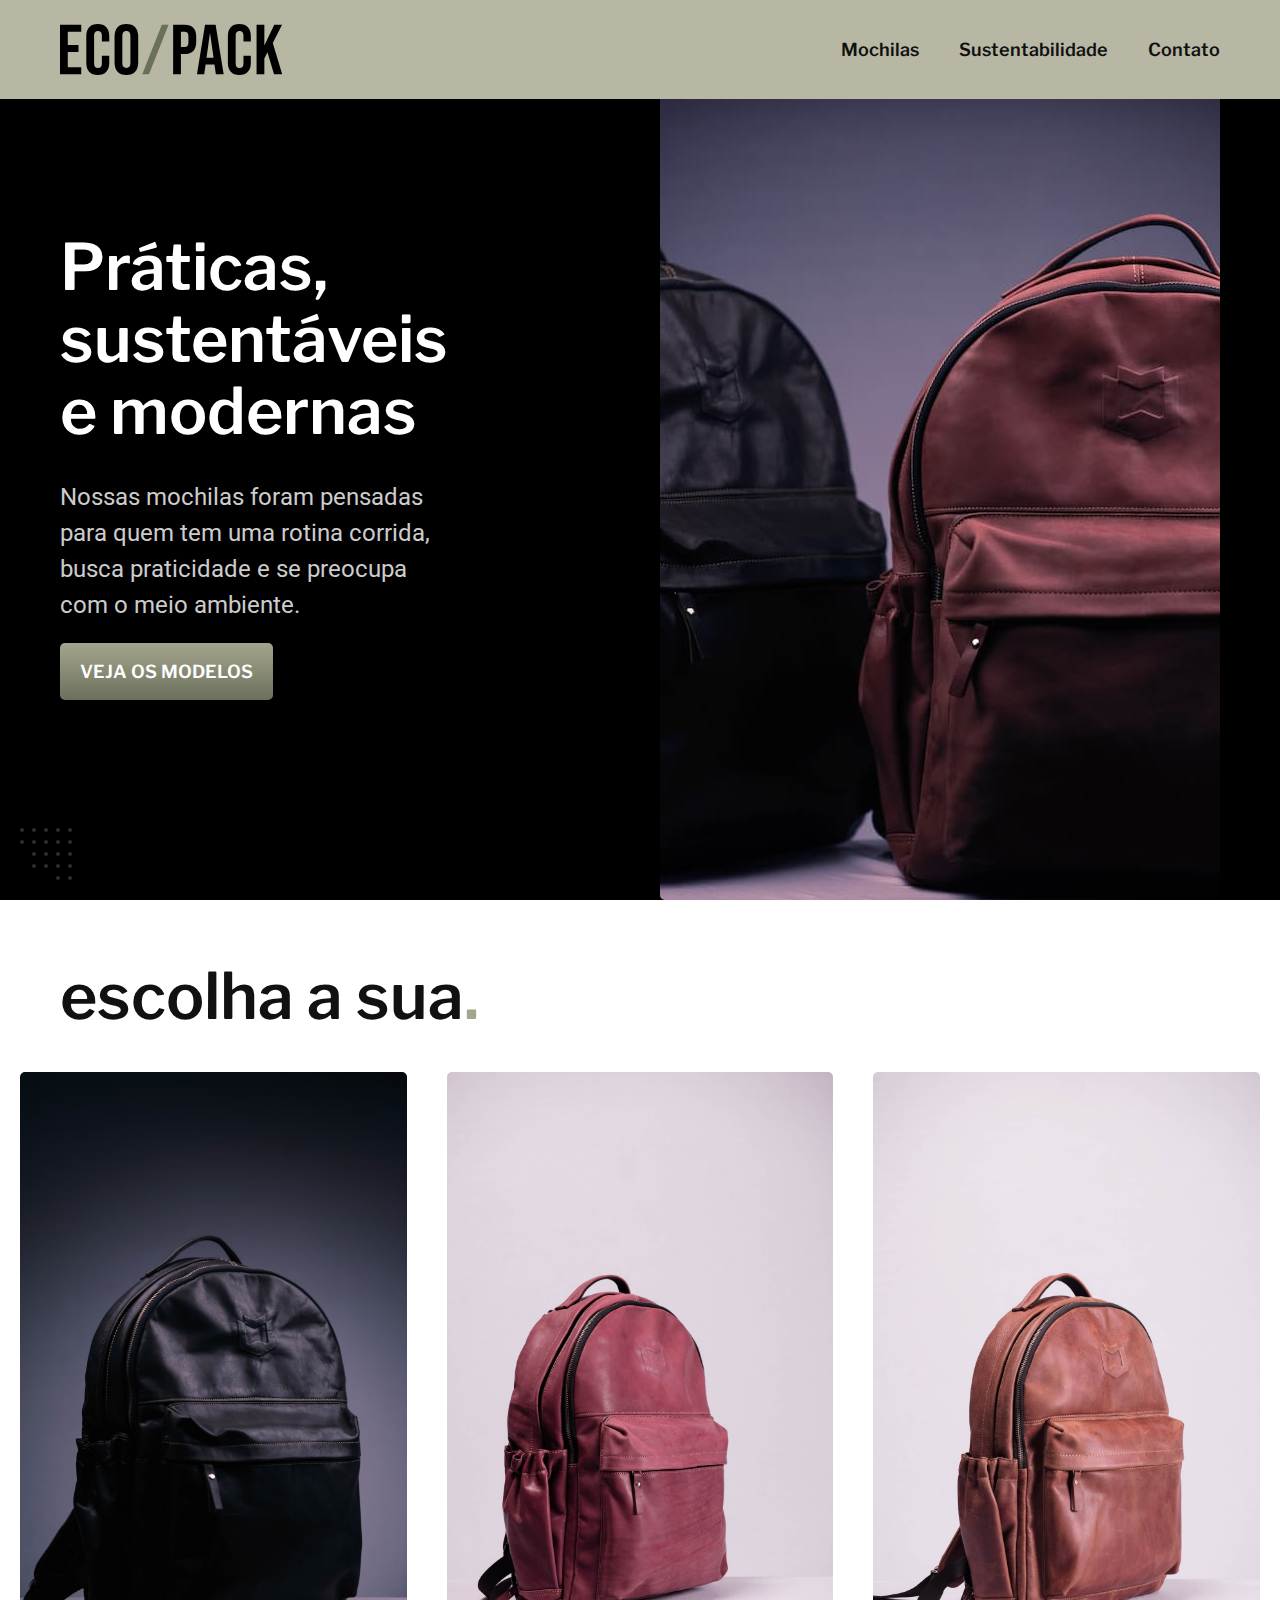
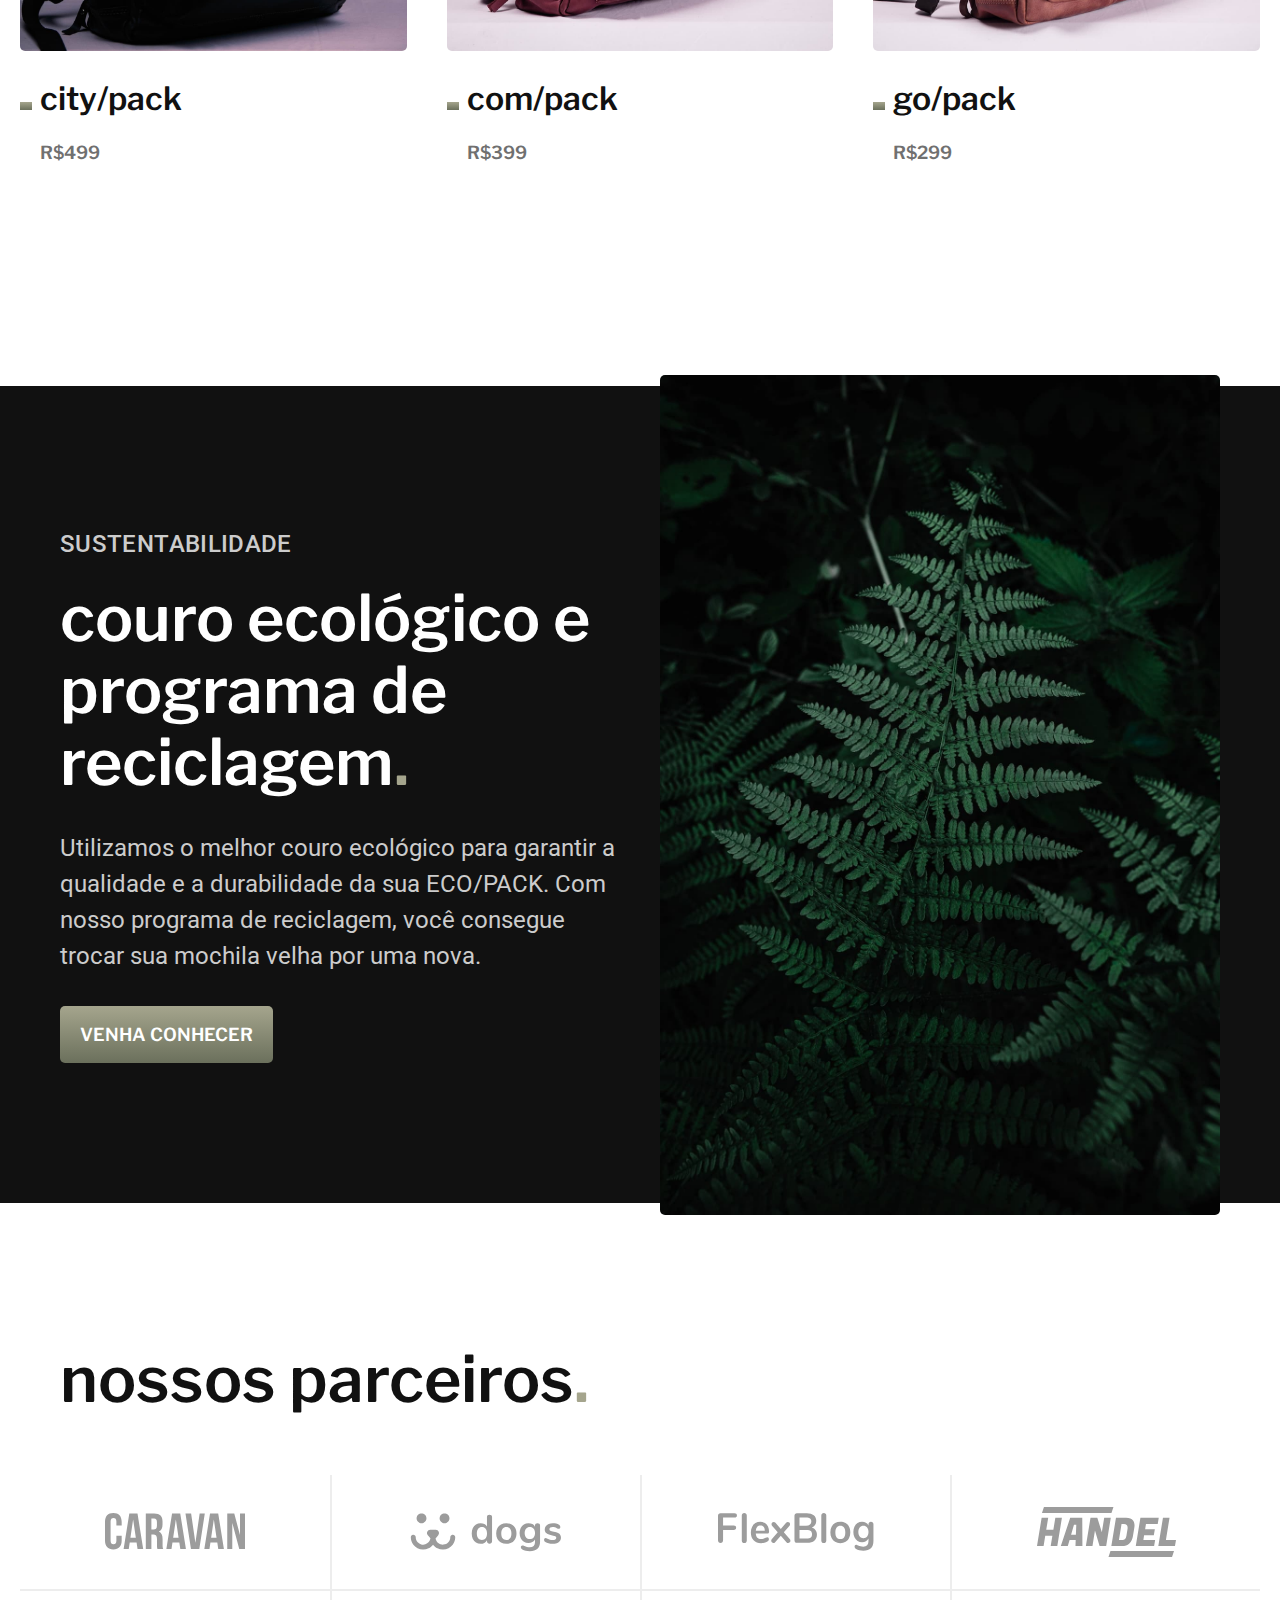
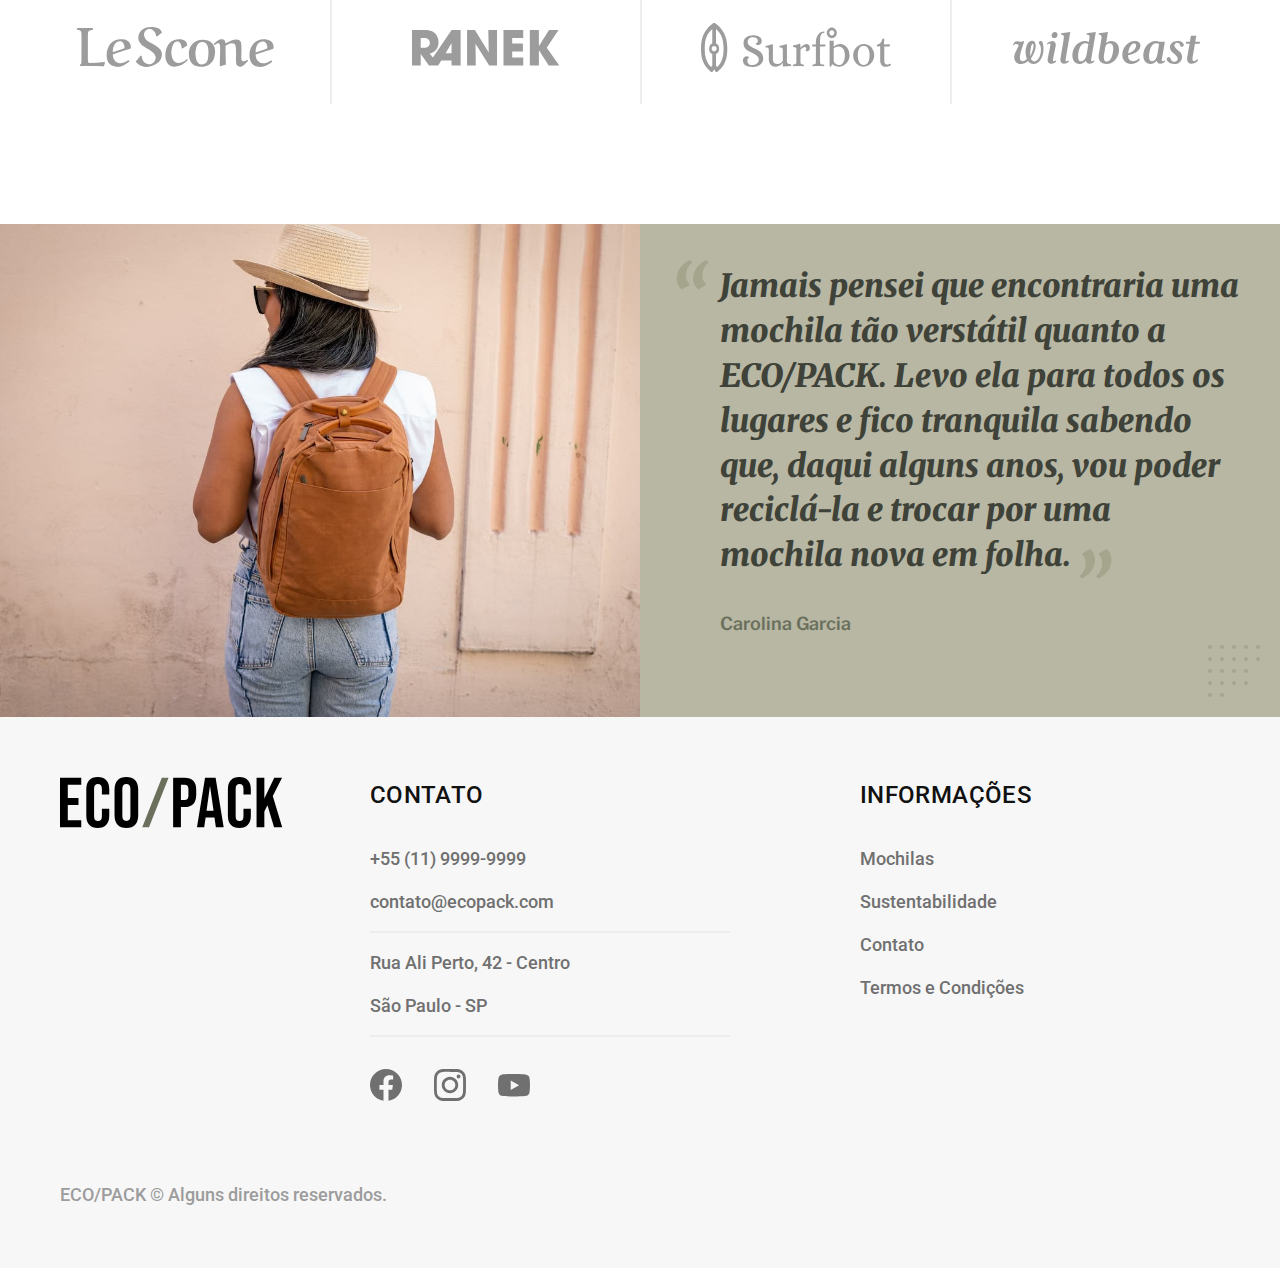
<file: index.html>
<!DOCTYPE html>
<html lang="pt-br">

<head>
  <meta charset="UTF-8">
  <meta http-equiv="X-UA-Compatible" content="IE=edge">
  <meta name="viewport" content="width=device-width, initial-scale=1.0">
  <meta name="description" content="Mochilas para quem tem uma rotina corrida, busca praticidade e se preocupa com o meio ambiente.">
  <title>ECO/PACK - Mochilas Sustentáveis</title>

  <link rel="icon" href="./favicon.svg" type="image/svg+xml">

  <link rel="preload" href="./css/style.css" as="style">
  <link rel="stylesheet" href="./css/style.css">
  <link rel="preconnect" href="https://fonts.googleapis.com">
  <link rel="preconnect" href="https://fonts.gstatic.com" crossorigin>
  <link href="https://fonts.googleapis.com/css2?family=Libre+Franklin:wght@400;600&family=Merriweather:ital,wght@1,900&family=Roboto:wght@400;500&display=swap" rel="stylesheet">

  <script>document.documentElement.classList.add('js');</script>
</head>

<body>
  <header class="header-bg">
    <div class="header container">
      <a href="./"><img src="./img/logo.svg" width="223" height="51" alt="ECO/PACK"></a>
      <nav aria-label="primaria">
        <ul class="header-menu font-1-m cor-11">
          <li><a href="./mochilas.html">Mochilas</a></li>
          <li><a href="./sustentabilidade.html">Sustentabilidade</a></li>
          <li><a href="./contato.html">Contato</a></li>
        </ul>
      </nav>
    </div>
  </header>
  <main class="introducao-bg">
    <div class="introducao container">
      <div class="introducao-conteudo">
        <h1 class="font-1-xxl cor-0 fadeInDown" data-anime="200" >Práticas, sustentáveis e modernas</h1>
        <p class="font-2-l cor-4 fadeInDown" data-anime="400">Nossas mochilas foram pensadas para quem tem uma rotina corrida, busca praticidade e se preocupa com o meio ambiente.</p>
        <a class="botao cor-0 fadeInDown" data-anime="600" href="./mochilas.html">Veja os modelos</a>
      </div>
      <picture class="fadeInDown" data-anime="800">
        <source media="(max-width: 800px)" srcset="./img/fotos/mochila-preta.jpg">
        <img src="./img/fotos/mochilas-display.jpg" width="1200" height="801" alt="Uma mochila preta e uma mochila vermelha.">
      </picture>
    </div>
  </main>
  <article class="mochilas-lista">
    <h2 class="font-1-xxl container">escolha a sua<span class="cor-p3">.</span></h2>
    <ul>
      <li>
        <a href="./mochilas/citypack.html">
          <img src="./img/fotos/mochila-preta.jpg" alt="Mochila preta">
          <h3 class="font-1-xl">city/pack</h3>
          <span class="font-1-m-b cor-7">R$499</span>
        </a>
      </li>
      <li>
        <a href="./mochilas/compack.html">
          <img src="./img/fotos/mochila-vermelha.jpg" alt="Mochila vermelha">
          <h3 class="font-1-xl">com/pack</h3>
          <span class="font-1-m-b cor-7">R$399</span>
        </a>
      </li>
      <li>
        <a href="./mochilas/gopack.html">
          <img src="./img/fotos/mochila-laranja.jpg" alt="Mochila laranja">
          <h3 class="font-1-xl">go/pack</h3>
          <span class="font-1-m-b cor-7">R$299</span>
        </a>
      </li>
    </ul>
  </article>
  <article class="sustentabilidade-bg">
    <div class="sustentabilidade container">
      <div class="sustentabilidade-conteudo">
        <span class="font-2-l-b cor-4">Sustentabilidade</span>
        <h2 class="font-1-xxl cor-0">Couro ecológico e programa de reciclagem<span class="cor-p3">.</span></h2>
        <p class="font-2-l cor-4">Utilizamos o melhor couro ecológico para garantir a qualidade e a durabilidade da sua ECO/PACK. Com nosso programa de reciclagem, você consegue trocar sua mochila velha por uma nova.</p>
        <a class="botao cor-0" href="./sustentabilidade.html">Venha conhecer</a>
      </div>

      <div class="sustentabilidade-imagem">
        <img src="./img/fotos/folhas.jpg" width="1200" height="1800" alt="">
      </div>
    </div>
  </article>
  <section class="parceiros" aria-label="Nossos Parceiros">
    <h2 class="container font-1-xxl cor-11">Nossos parceiros<span class="cor-p3">.</span></h2>
    <ul>
      <li><img src="./img/parceiros/caravan.svg" width="140" height="38" alt="Caravan"></li>
      <li><img src="./img/parceiros/dogs.svg" width="152" height="39" alt="Dogs"></li>
      <li><img src="./img/parceiros/flexblog.svg" width="156" height="38" alt="FlexBlog"></li>
      <li><img src="./img/parceiros/handel.svg" width="139" height="50" alt="Handel"></li>
      <li><img src="./img/parceiros/lescone.svg" width="198" height="41" alt="LeScone"></li>
      <li><img src="./img/parceiros/ranek.svg" width="148" height="36" alt="Ranek"></li>
      <li><img src="./img/parceiros/surfbot.svg" width="190" height="49" alt="Surfbot"></li>
      <li><img src="./img/parceiros/wildbeast.svg" width="187" height="34" alt="Wildbeast"></li>
    </ul>
  </section>
  <section class="depoimento" aria-label="Depoimento">
    <div>
      <img src="./img/fotos/depoimento.jpg" width="1200" height="800" alt="Pessoa de costas vestindo mochila Ecopack laranja.">
    </div>
    <div class="depoimento-conteudo">
      <blockquote class="font-1-xl cor-p1">
        <p>Jamais pensei que encontraria uma mochila tão verstátil quanto a ECO/PACK. Levo ela para todos os lugares e fico tranquila sabendo que, daqui alguns anos, vou poder reciclá-la e trocar por uma mochila nova em folha.</p>
      </blockquote>
      <span class="font-1-m-b cor-p2">Carolina Garcia</span>
    </div>
  </section>
  <footer class="footer-bg">
    <div class="footer container">
      <img src="./img/logo.svg" alt="Ecopack">
      <div class="footer-contato">
        <h3 class="font-2-l-b cor-11">Contato</h3>
        <ul class="font-2-m cor-7">
          <li><a href="tel:+551199999999">+55 (11) 9999-9999</a></li>
          <li><a href="mailto:contato@ecopack.com">contato@ecopack.com</a></li>
          <li>Rua Ali Perto, 42 - Centro</li>
          <li>São Paulo - SP</li>
        </ul>
        <div class="footer-redes">
          <a href="./">
            <img src="./img/redes/facebook.svg" width="32" height="32" alt="Facebook">
          </a>
          <a href="./">
            <img src="./img/redes/instagram.svg" width="32" height="32" alt="Instagram">
          </a>
          <a href="./">
            <img src="./img/redes/youtube.svg" width="32" height="32" alt="YouTube">
          </a>
        </div>
      </div>
      <div class="footer-informacoes">
        <h3 class="font-2-l-b cor-11">Informações</h3>
        <nav>
          <ul class="font-2-m cor-7">
            <li><a href="./mochilas.html">Mochilas</a></li>
            <li><a href="./sustentabilidade.html">Sustentabilidade</a></li>
            <li><a href="./contato.html">Contato</a></li>
            <li><a href="./termos.html">Termos e Condições</a></li>
          </ul>
        </nav>
      </div>
      <p class="footer-copy font-2-m cor-6">ECO/PACK © Alguns direitos reservados.</p>
    </div>
  </footer>
  <script src="./js/plugins/simple-anime.js"></script>
  <script src="./js/script.js"></script>
</body>

</html>
</file>
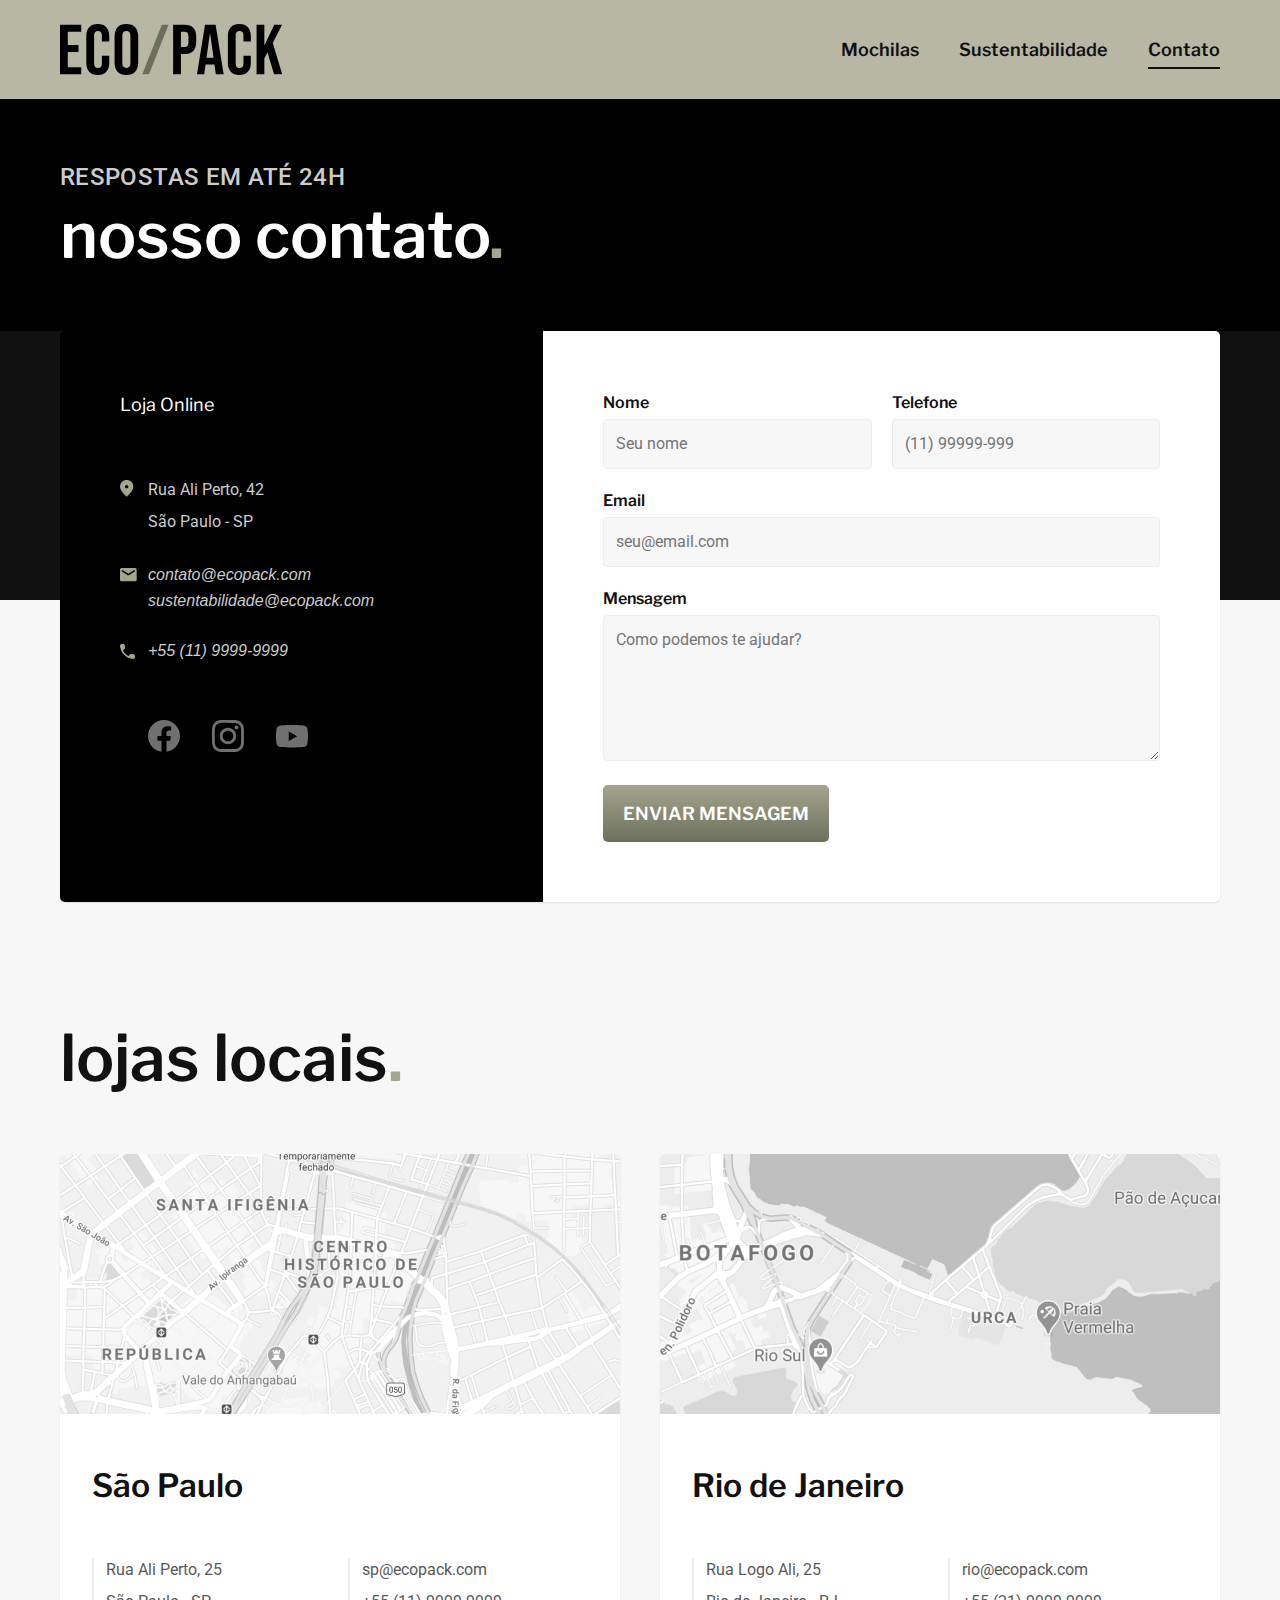
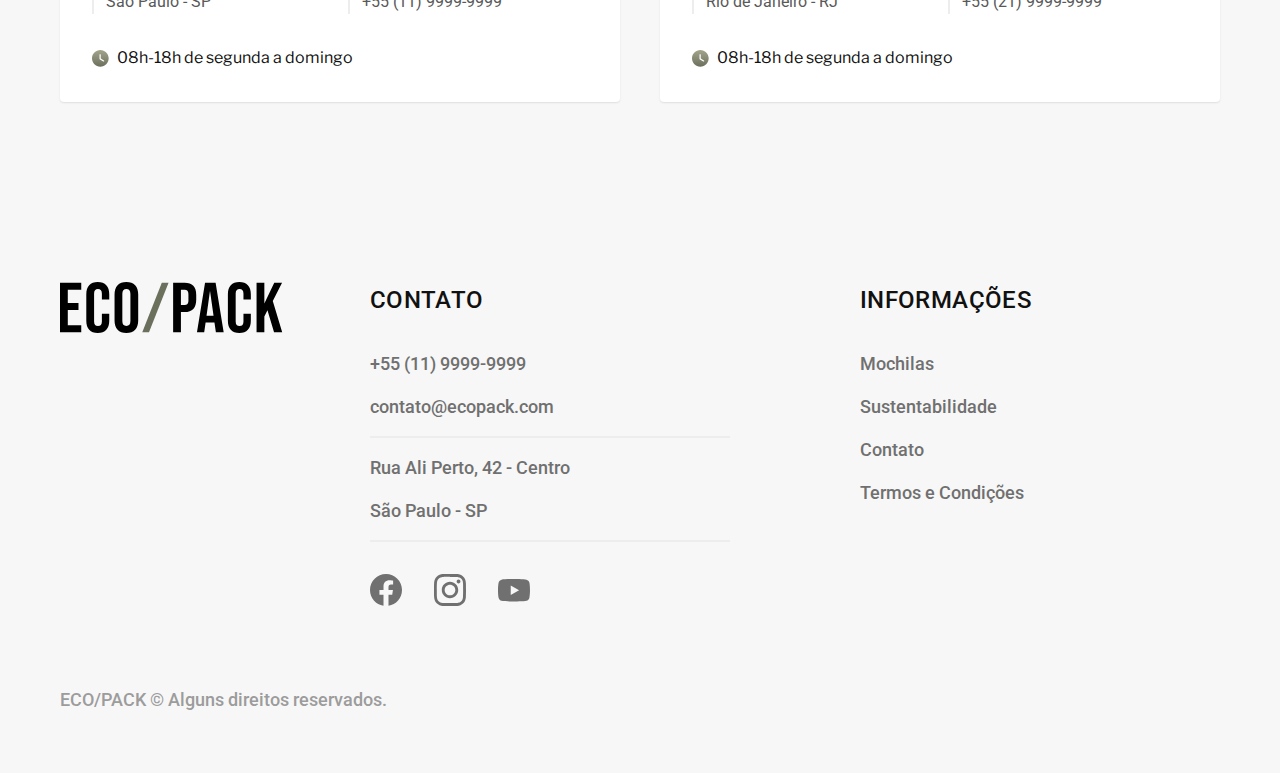
<file: contato.html>
<!DOCTYPE html>
<html lang="pt-br">

<head>
  <meta charset="UTF-8">
  <meta http-equiv="X-UA-Compatible" content="IE=edge">
  <meta name="viewport" content="width=device-width, initial-scale=1.0">
  <meta name="description" content="Termos e Condições">
  <title>Contato | ECO/PACK</title>
      <link rel="icon" href="./favicon.svg" type="image/svg+xml">

  <link rel="preload" href="./css/style.css" as="style">
  <link rel="stylesheet" href="./css/style.css">
  <link rel="preconnect" href="https://fonts.googleapis.com">
  <link rel="preconnect" href="https://fonts.gstatic.com" crossorigin>
  <link href="https://fonts.googleapis.com/css2?family=Libre+Franklin:wght@400;600&family=Merriweather:ital,wght@1,900&family=Roboto:wght@400;500&display=swap" rel="stylesheet">
  <script>document.documentElement.classList.add('js');</script>
</head>

<body id="contato">
  <header class="header-bg">
    <div class="header container">
      <a href="./"><img src="./img/logo.svg" alt="ECO/PACK"></a>
      <nav aria-label="primaria">
        <ul class="header-menu font-1-m cor-11">
          <li><a href="./mochilas.html">Mochilas</a></li>
          <li><a href="./sustentabilidade.html">Sustentabilidade</a></li>
          <li><a href="./contato.html">Contato</a></li>
        </ul>
      </nav>
    </div>
  </header>

  <main>
    <div class="titulo-bg">
      <div class="titulo container">
        <p class="font-2-l-b cor-4">Respostas em até 24h</p>
        <h1 class="font-1-xxl cor-0">nosso contato<span class="cor-p3">.</span></h1>
      </div>
    </div>

    <div class="contato container">
      <section class="contato-dados" aria-label="Endereço">
        <h2 class="font-1-m cor-0">Loja Online</h2>
        <div class="contato-endereco font-2-s cor-4">
          <p>Rua Ali Perto, 42</p>
          <p>São Paulo - SP</p>
        </div>
        <address class="contato-meios fonte-2-s cor-4">
          <a href="mailto:contato@ecopack.com">contato@ecopack.com</a>
          <a href="mailto:sustentabilidade@ecopack.com">sustentabilidade@ecopack.com</a>
          <a href="tel:+551199999999">+55 (11) 9999-9999</a>
        </address>
        <div class="contato-redes">
          <a href="./">
            <img src="./img/redes/facebook.svg" alt="Facebook">
          </a>
          <a href="./">
            <img src="./img/redes/instagram.svg" alt="Instagram">
          </a>
          <a href="./">
            <img src="./img/redes/youtube.svg" alt="YouTube">
          </a>
        </div>
      </section>
      <section class="contato-formulario" aria-label="Formulário">
        <form class="form" action="./contato.html">
          <div>
          <label for="nome">Nome</label>
          <input type="text" id="nome" name="nome" placeholder="Seu nome" required>
        </div>
        <div>
          <label for="telefone">Telefone</label>
          <input type="text" id="telefone" name="telefone" placeholder="(11) 99999-999" required>
        </div>
        <div class="col-2">
          <label for="email">Email</label>
          <input type="email" id="email" name="email" placeholder="seu@email.com" required>
        </div>
        <div class="col-2">
          <label for="mensagem">Mensagem</label>
          <textarea rows="5" id="mensagem" name="mensagem" placeholder="Como podemos te ajudar?"></textarea>
        </div>
        <div col-2>
          <button type="submit" class="botao">Enviar mensagem</button>
        </div>
        </form>
      </section>
    </div>
  </main>

  <article class="lojas container">
    <h2 class="font-1-xxl">lojas locais<span class="cor-p3">.</span></h2>
    <div class="lojas-item">
      <img src="./img/sp.png" alt="Mapa marcando o endereço Rua Ali Perto, 25 - São Paulo - SP">
      <div class="lojas-conteudo">
        <h3 class="font-1-xl">São Paulo</h3>
        <div class="lojas-dados font-2-s cor-8">
         <p>Rua Ali Perto, 25</p>
         <p>São Paulo - SP</p>
        </div>
       <div class="lojas-dados font-2-s cor-8">
         <a href="mailto:sp@ecopack.com">sp@ecopack.com</a>
         <a href="tel:+551199999999">+55 (11) 9999-9999</a>
        </div>
        <p class="lojas-tempo font-1-s"><img src="./img/icones/horario.svg" alt="">08h-18h de segunda a domingo</p>
     </div>
    </div>

    <div class="lojas-item">
      <img src="./img/rio.png" alt="Mapa marcando o endereço Rua Logo Ali, 25 - Rio de Janeiro - RJ">
      <div class="lojas-conteudo">
        <h3 class="font-1-xl">Rio de Janeiro</h3>
        <div class="lojas-dados font-2-s cor-8">
         <p>Rua Logo Ali, 25</p>
         <p>Rio de Janeiro - RJ</p>
        </div>
       <div class="lojas-dados font-2-s cor-8">
         <a href="mailto:rio@ecopack.com">rio@ecopack.com</a>
         <a href="tel:+552199999999">+55 (21) 9999-9999</a>
        </div>
        <p class="lojas-tempo font-1-s"><img src="./img/icones/horario.svg" alt="">08h-18h de segunda a domingo</p>
     </div>
    </div>
  </article>

  <footer class="footer-bg">
    <div class="footer container">
      <img src="./img/logo.svg" alt="Ecopack">
      <div class="footer-contato">
        <h3 class="font-2-l-b cor-11">Contato</h3>
        <ul class="font-2-m cor-7">
          <li><a href="tel:+551199999999">+55 (11) 9999-9999</a></li>
          <li><a href="mailto:contato@ecopack.com">contato@ecopack.com</a></li>
          <li>Rua Ali Perto, 42 - Centro</li>
          <li>São Paulo - SP</li>
        </ul>
        <div class="footer-redes">
          <a href="./">
            <img src="./img/redes/facebook.svg" alt="Facebook">
          </a>
          <a href="./">
            <img src="./img/redes/instagram.svg" alt="Instagram">
          </a>
          <a href="./">
            <img src="./img/redes/youtube.svg" alt="YouTube">
          </a>
        </div>
      </div>
      <div class="footer-informacoes">
        <h3 class="font-2-l-b cor-11">Informações</h3>
        <nav>
          <ul class="font-2-m cor-7">
            <li><a href="./mochilas.html">Mochilas</a></li>
            <li><a href="./sustentabilidade.html">Sustentabilidade</a></li>
            <li><a href="./contato.html">Contato</a></li>
            <li><a href="./termos.html">Termos e Condições</a></li>
          </ul>
        </nav>
      </div>
      <p class="footer-copy font-2-m cor-6">ECO/PACK © Alguns direitos reservados.</p>
    </div>
  </footer>
  <script src="./js/script.js"></script>
</body>
</file>
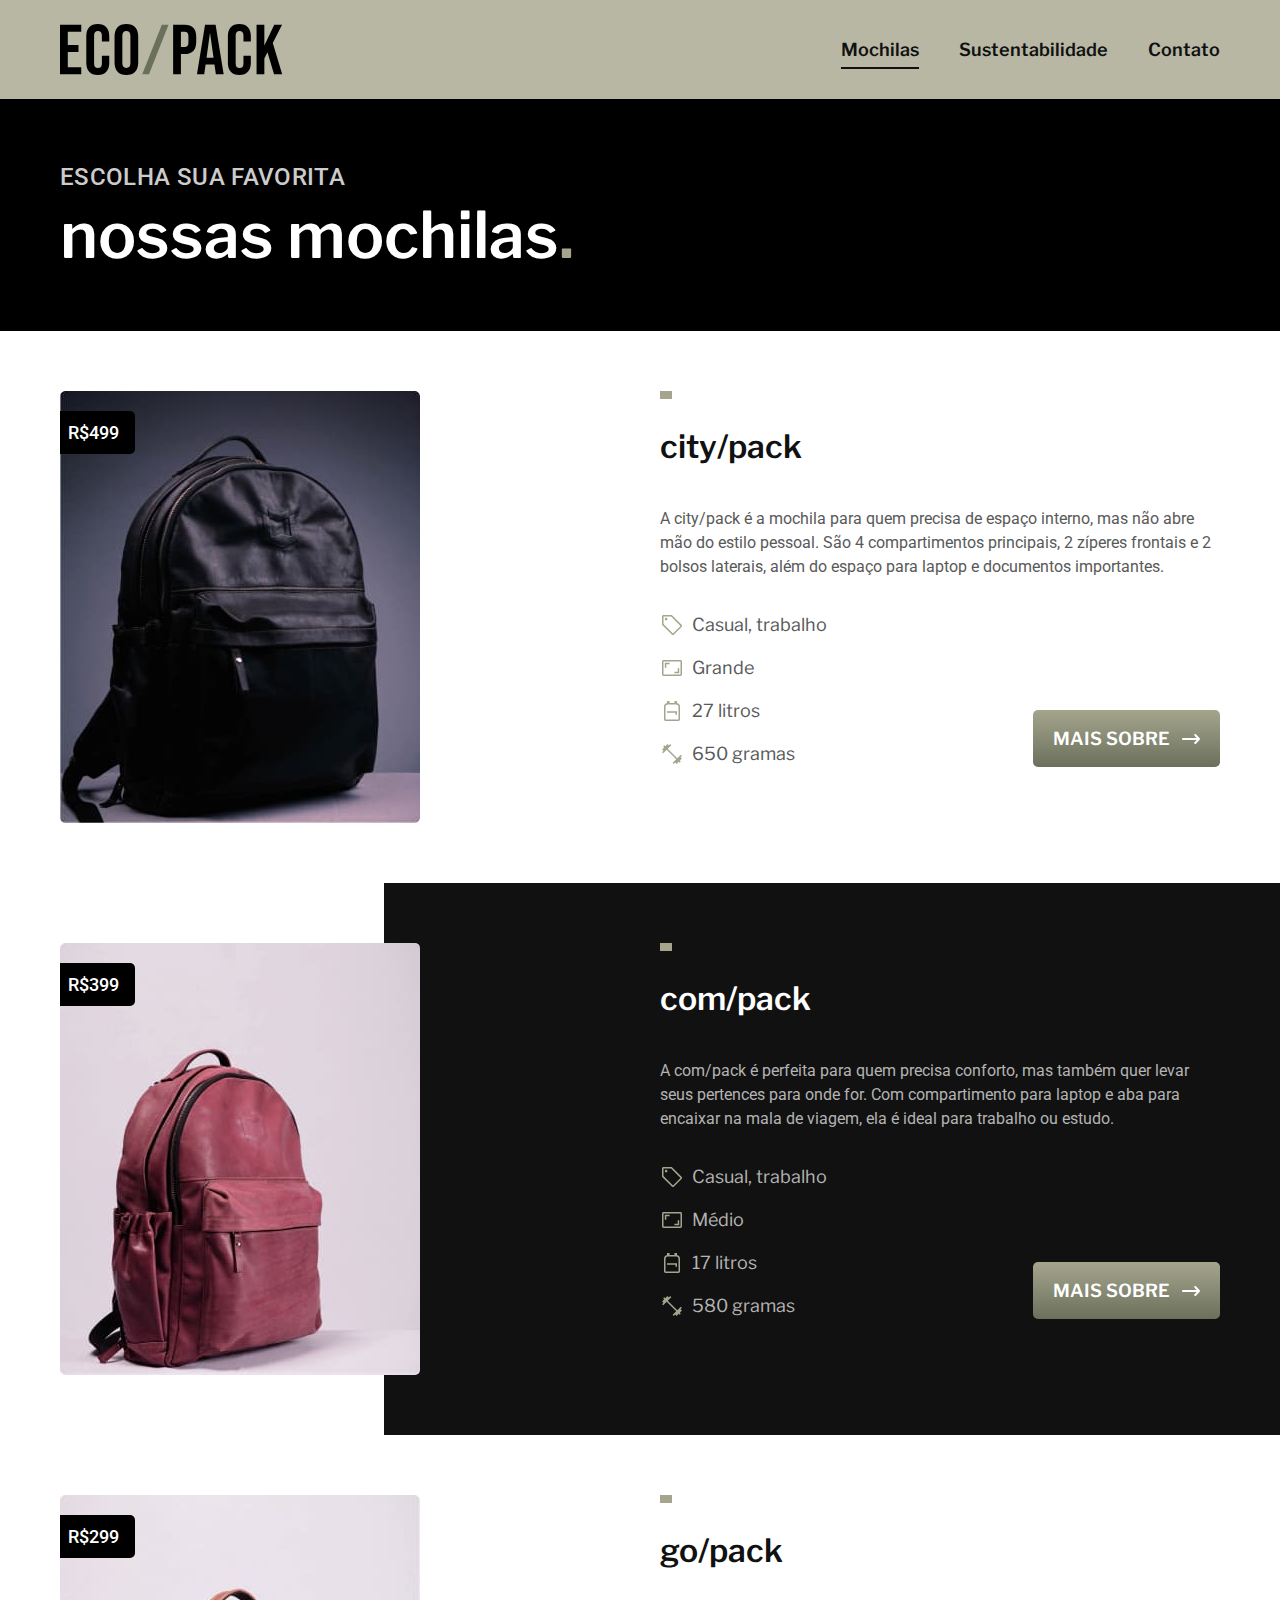
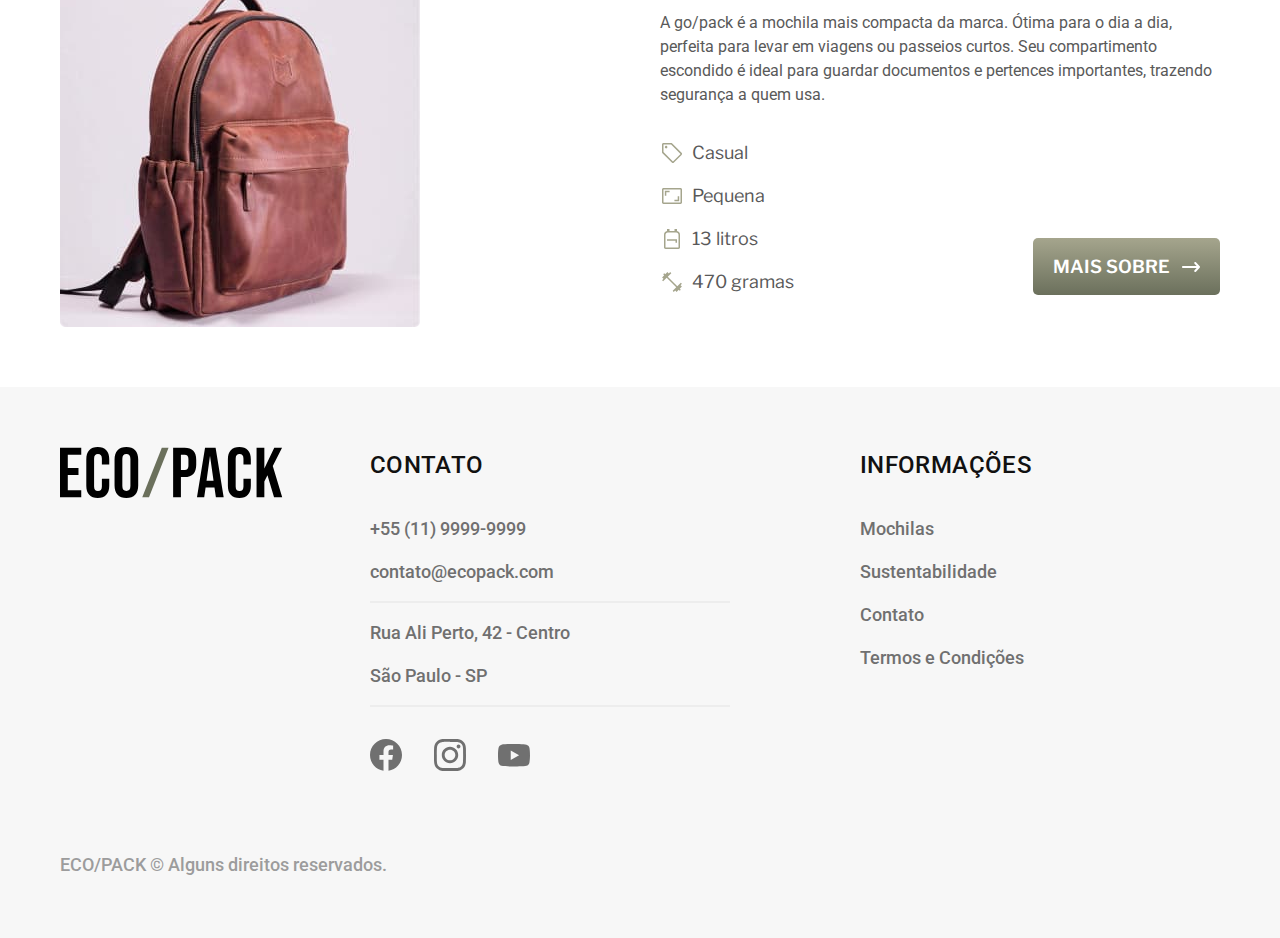
<file: mochilas.html>
<!DOCTYPE html>
<html lang="pt-br">

<head>
  <meta charset="UTF-8">
  <meta http-equiv="X-UA-Compatible" content="IE=edge">
  <meta name="viewport" content="width=device-width, initial-scale=1.0">
  <meta name="description" content="Nossas mochilas">
  <title>Mochilas | ECO/PACK</title>
      <link rel="icon" href="./favicon.svg" type="image/svg+xml">

  <link rel="preload" href="./css/style.css" as="style">
  <link rel="stylesheet" href="./css/style.css">
  <link rel="preconnect" href="https://fonts.googleapis.com">
  <link rel="preconnect" href="https://fonts.gstatic.com" crossorigin>
  <link href="https://fonts.googleapis.com/css2?family=Libre+Franklin:wght@400;600&family=Merriweather:ital,wght@1,900&family=Roboto:wght@400;500&display=swap" rel="stylesheet">
  <script>document.documentElement.classList.add('js');</script>
</head>

<body id="mochilas">
  <header class="header-bg">
    <div class="header container">
      <a href="./"><img src="./img/logo.svg" alt="ECO/PACK"></a>
      <nav aria-label="primaria">
        <ul class="header-menu font-1-m cor-11">
          <li><a href="./mochilas.html">Mochilas</a></li>
          <li><a href="./sustentabilidade.html">Sustentabilidade</a></li>
          <li><a href="./contato.html">Contato</a></li>
        </ul>
      </nav>
    </div>
  </header>

<main>
  <div class="titulo-bg">
    <div class="titulo container">
      <p class="font-2-l-b cor-4">escolha sua favorita</p>
      <h1 class="font-1-xxl cor-0">nossas mochilas<span class="cor-p3">.</span></h1>
    </div>
  </div>

    <div class="mochilas container">
      <div class="mochilas-imagem">
        <img src="./img/fotos/mochila-preta-interna.jpg" alt="Mochila preta">
        <span class="font-2-m cor-0">R$499</span>
      </div>
      <div class="mochilas-conteudo">
        <h2 class="font-1-xl">city/pack</h2>
        <p class="font-2-s cor-8">A city/pack é a mochila para quem precisa de espaço interno, mas não abre mão do estilo pessoal. São 4 compartimentos principais, 2 zíperes frontais e 2 bolsos laterais, além do espaço para laptop e documentos importantes.</p>
        <ul class="font-1-m cor-8">
          <li><img src="./img/icones/categoria.svg" alt="">Casual, trabalho</li>
          <li><img src="./img/icones/size.svg" alt="">Grande</li>
          <li><img src="./img/icones/litragem.svg" alt="">27 litros</li>
          <li><img src="./img/icones/peso.svg" alt="">650 gramas</li>
        </ul>
        <a class="botao seta" href="./mochilas/citypack.html">Mais Sobre</a>
      </div>
    </div>

  <div class="mochilas-bg">
    <div class="mochilas container">
      <div class="mochilas-imagem">
        <img src="./img/fotos/mochila-vermelha-interna.jpg" alt="Mochila vermelha">
        <span class="font-2-m cor-0">R$399</span>
      </div>
      <div class="mochilas-conteudo">
        <h2 class="font-1-xl cor-0">com/pack</h2>
        <p class="font-2-s cor-5">A com/pack é perfeita para quem precisa conforto, mas também quer levar seus pertences para onde for. Com compartimento para laptop e aba para encaixar na mala de viagem, ela é ideal para trabalho ou estudo.</p>
        <ul class="font-1-m cor-5">
          <li><img src="./img/icones/categoria.svg" alt="">Casual, trabalho</li>
          <li><img src="./img/icones/size.svg" alt="">Médio</li>
          <li><img src="./img/icones/litragem.svg" alt="">17 litros</li>
          <li><img src="./img/icones/peso.svg" alt="">580 gramas</li>
        </ul>
        <a class="botao seta" href="./mochilas/compack.html">Mais Sobre</a>
      </div>
    </div>
  </div>

    <div class="mochilas container">
      <div class="mochilas-imagem">
        <img src="./img/fotos/mochila-laranja-interna.jpg" alt="Mochila laranja">
        <span class="font-2-m cor-0">R$299</span>
      </div>
      <div class="mochilas-conteudo">
        <h2 class="font-1-xl">go/pack</h2>
        <p class="font-2-s cor-8">A go/pack é a mochila mais compacta da marca. Ótima para o dia a dia, perfeita para levar em viagens ou passeios curtos. Seu compartimento escondido é ideal para guardar documentos e pertences importantes, trazendo segurança a quem usa.</p>
        <ul class="font-1-m cor-8">
          <li><img src="./img/icones/categoria.svg" alt="">Casual</li>
          <li><img src="./img/icones/size.svg" alt="">Pequena</li>
          <li><img src="./img/icones/litragem.svg" alt="">13 litros</li>
          <li><img src="./img/icones/peso.svg" alt="">470 gramas</li>
        </ul>
        <a class="botao seta" href="./mochilas/gopack.html">Mais Sobre</a>
      </div>
    </div>

</main>

  <footer class="footer-bg">
    <div class="footer container">
      <img src="./img/logo.svg" alt="Ecopack">
      <div class="footer-contato">
        <h3 class="font-2-l-b cor-11">Contato</h3>
        <ul class="font-2-m cor-7">
          <li><a href="tel:+551199999999">+55 (11) 9999-9999</a></li>
          <li><a href="mailto:contato@ecopack.com">contato@ecopack.com</a></li>
          <li>Rua Ali Perto, 42 - Centro</li>
          <li>São Paulo - SP</li>
        </ul>
        <div class="footer-redes">
          <a href="./">
            <img src="./img/redes/facebook.svg" alt="Facebook">
          </a>
          <a href="./">
            <img src="./img/redes/instagram.svg" alt="Instagram">
          </a>
          <a href="./">
            <img src="./img/redes/youtube.svg" alt="YouTube">
          </a>
        </div>
      </div>
      <div class="footer-informacoes">
        <h3 class="font-2-l-b cor-11">Informações</h3>
        <nav>
          <ul class="font-2-m cor-7">
            <li><a href="./mochilas.html">Mochilas</a></li>
            <li><a href="./sustentabilidade.html">Sustentabilidade</a></li>
            <li><a href="./contato.html">Contato</a></li>
            <li><a href="./termos.html">Termos e Condições</a></li>
          </ul>
        </nav>
      </div>
      <p class="footer-copy font-2-m cor-6">ECO/PACK © Alguns direitos reservados.</p>
    </div>
  </footer>
  <script src="./js/script.js"></script>
</body>
</file>
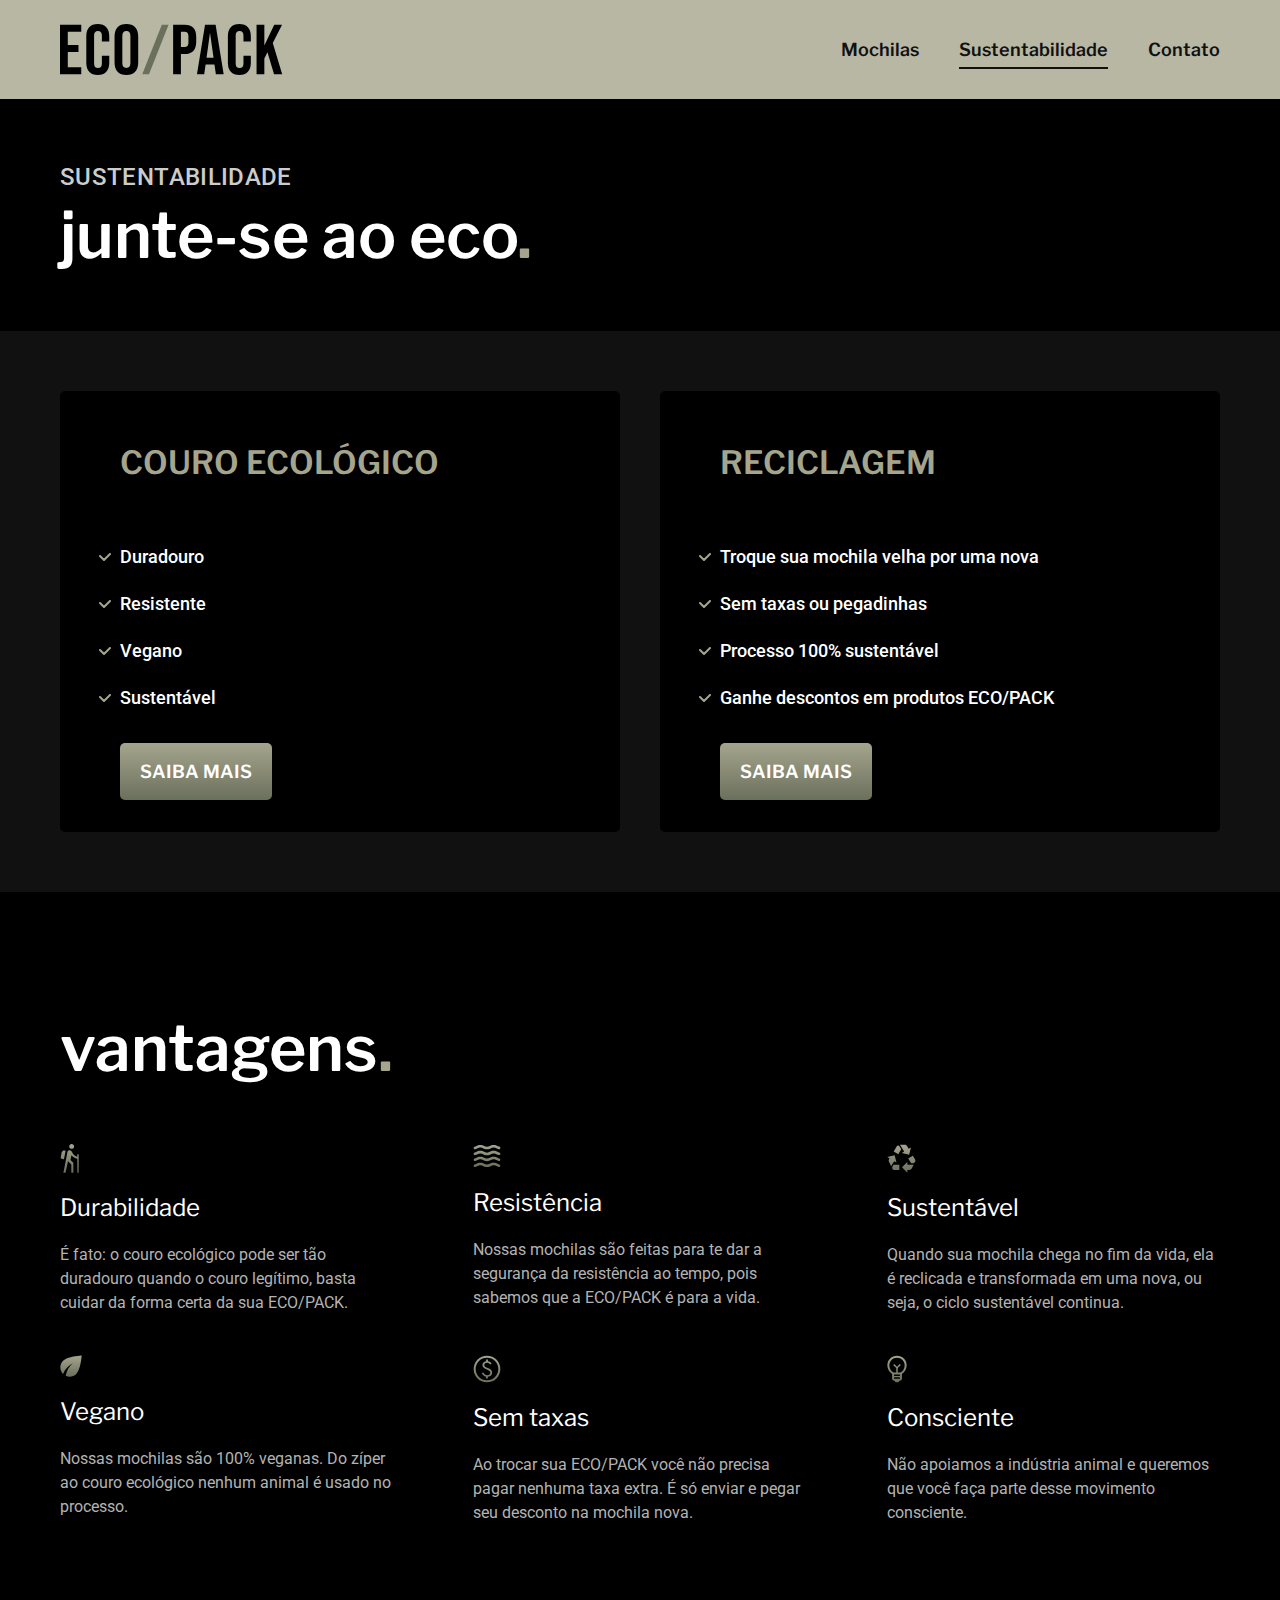
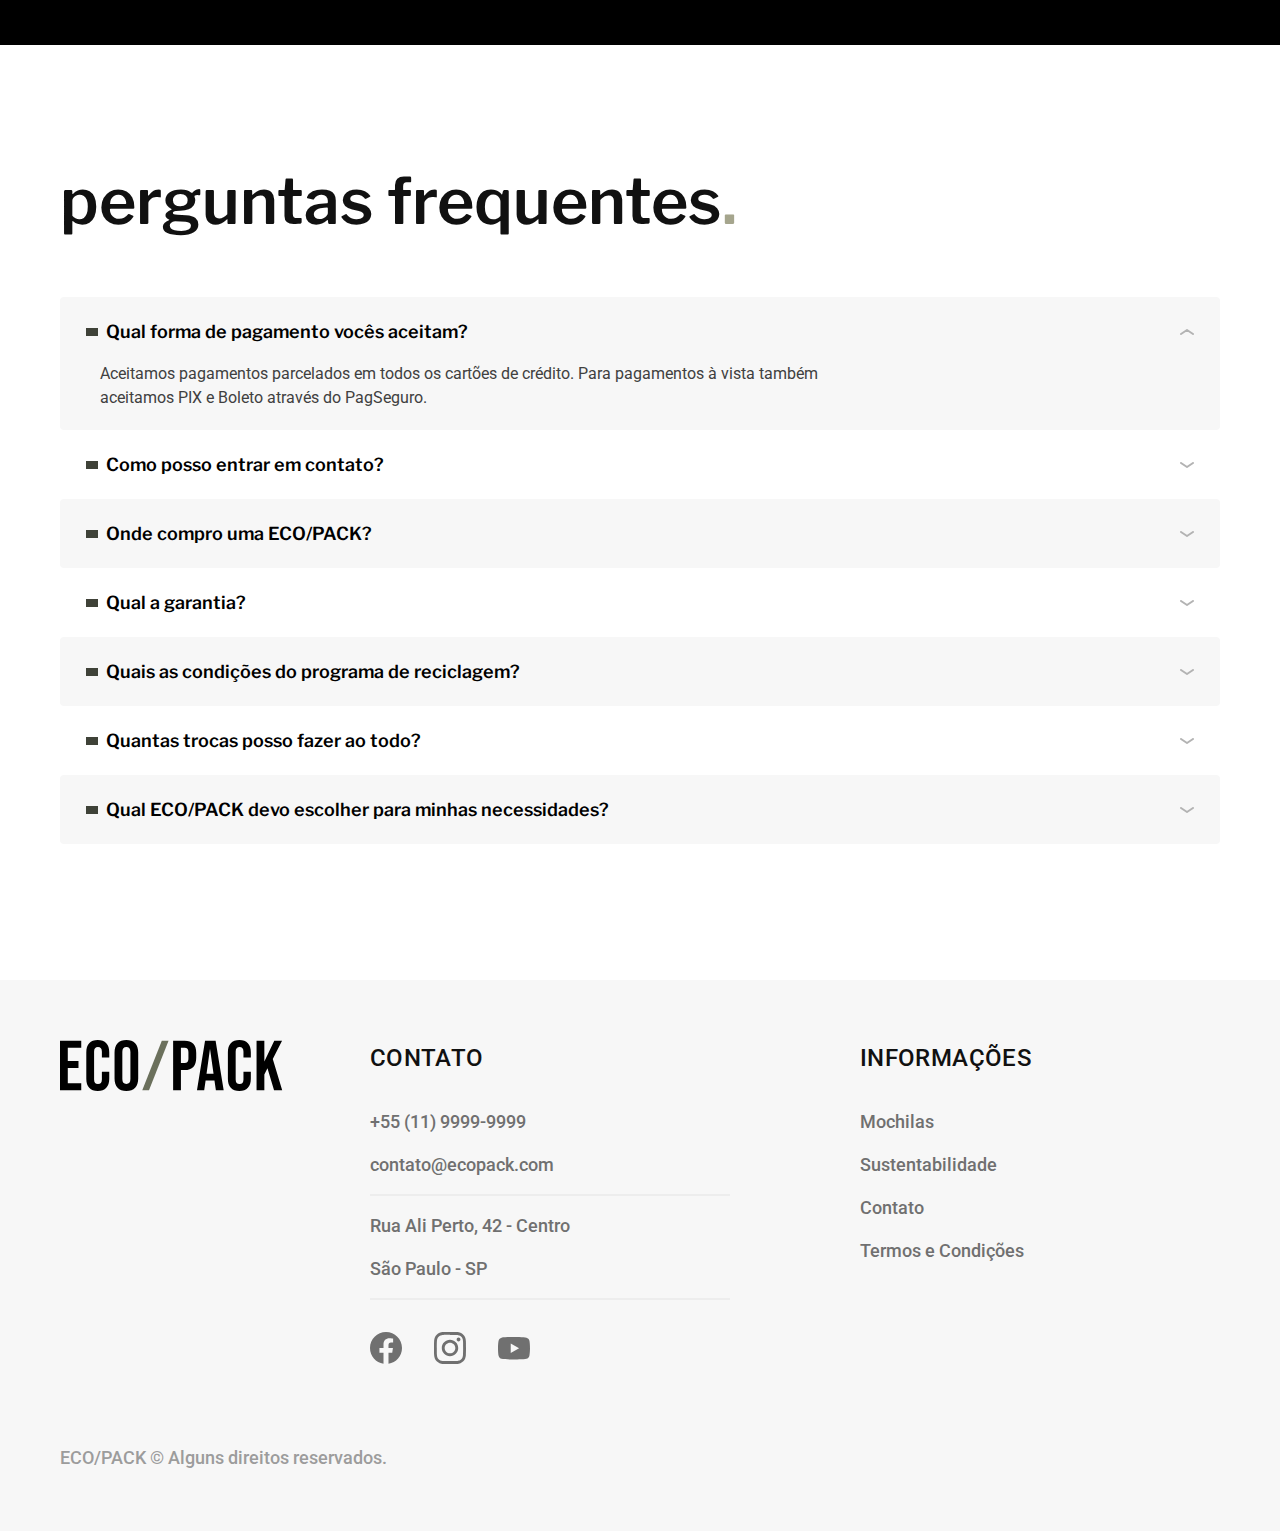
<file: sustentabilidade.html>
<!DOCTYPE html>
<html lang="pt-br">

<head>
  <meta charset="UTF-8">
  <meta http-equiv="X-UA-Compatible" content="IE=edge">
  <meta name="viewport" content="width=device-width, initial-scale=1.0">
  <meta name="description" content="Sustentabilidade">
  <title>Sustentabilidade | ECO/PACK</title>
      <link rel="icon" href="./favicon.svg" type="image/svg+xml">

  <link rel="preload" href="./css/style.css" as="style">
  <link rel="stylesheet" href="./css/style.css">
  <link rel="preconnect" href="https://fonts.googleapis.com">
  <link rel="preconnect" href="https://fonts.gstatic.com" crossorigin>
  <link href="https://fonts.googleapis.com/css2?family=Libre+Franklin:wght@400;600&family=Merriweather:ital,wght@1,900&family=Roboto:wght@400;500&display=swap" rel="stylesheet">
  <script>document.documentElement.classList.add('js');</script>
</head>

<body id="sustentabilidade">
  <header class="header-bg">
    <div class="header container">
      <a href="./"><img src="./img/logo.svg" alt="ECO/PACK"></a>
      <nav aria-label="primaria">
        <ul class="header-menu font-1-m cor-11">
          <li><a href="./mochilas.html">Mochilas</a></li>
          <li><a href="./sustentabilidade.html">Sustentabilidade</a></li>
          <li><a href="./contato.html">Contato</a></li>
        </ul>
      </nav>
    </div>
  </header>

  <main class="sustentabilidade-bg">
    <div class="titulo-bg">
      <div class="titulo container">
        <p class="font-2-l-b cor-4">Sustentabilidade</p>
        <h1 class="font-1-xxl cor-0">junte-se ao eco<span class="cor-p3">.</span></h1>
      </div>
    </div>

    <div style="background-color: var(--cor-11);">
    <div class="sustentabilidade container">

      <div class="sustentabilidade-item fadeInLeft" data-anime="200">
        <h3 class="font-1-xl cor-p3">COURO ECOLÓGICO</h3>
        <ul class="font-2-m cor-0">
          <li>Duradouro</li>
          <li>Resistente</li>
          <li>Vegano</li>
          <li>Sustentável</li>
        </ul>
        <a class="botao" href="./contato.html?tipo=couro-ecologico">Saiba mais</a>
      </div>

      <div class="sustentabilidade-item fadeInRight" data-anime="400">
        <h3 class="font-1-xl cor-p3">RECICLAGEM</h3>
        <ul class="font-2-m cor-0">
          <li>Troque sua mochila velha por uma nova</li>
          <li>Sem taxas ou pegadinhas</li>
          <li>Processo 100% sustentável</li>
          <li>Ganhe descontos em produtos ECO/PACK</li>
        </ul>
        <a class="botao" href="./contato.html?tipo=reciclagem">Saiba Mais</a>
      </div>
    </div>
  </div>
  </main>

  <article class="vantagens-bg">
    <div class="vantagens container">
      <h2 class="font-1-xxl cor-0"> vantagens<span class="cor-p3">.</span></h2>
      <ul>
        <li>
          <img src="./img/icones/durabilidade.svg" alt="">
          <h3 class="font-1-l cor-0">Durabilidade</h3>
          <p class="font-2-s cor-5">É fato: o couro ecológico pode ser tão duradouro quando o couro legítimo, basta cuidar da forma certa da sua ECO/PACK.</p>
        </li>
        <li>
          <img src="./img/icones/resistencia.svg" alt="">
          <h3 class="font-1-l cor-0">Resistência</h3>
          <p class="font-2-s cor-5">Nossas mochilas são feitas para te dar a segurança da resistência ao tempo, pois sabemos que a ECO/PACK é para a vida.</p>
        </li>
        <li>
          <img src="./img/icones/sustentavel.svg" alt="">
          <h3 class="font-1-l cor-0">Sustentável</h3>
          <p class="font-2-s cor-5">Quando sua mochila chega no fim da vida, ela é reclicada e transformada em uma nova, ou seja, o ciclo sustentável continua.</p>
        </li>
        <li>
          <img src="./img/icones/vegano.svg" alt="">
          <h3 class="font-1-l cor-0">Vegano</h3>
          <p class="font-2-s cor-5">Nossas mochilas são 100% veganas. Do zíper ao couro ecológico nenhum animal é usado no processo.</p>
        </li>
        <li>
          <img src="./img/icones/taxas.svg" alt="">
          <h3 class="font-1-l cor-0">Sem taxas</h3>
          <p class="font-2-s cor-5">Ao trocar sua ECO/PACK você não precisa pagar nenhuma taxa extra. É só enviar e pegar seu desconto na mochila nova.</p>
        </li>
        <li>
          <img src="./img/icones/consciente.svg" alt="">
          <h3 class="font-1-l cor-0">Consciente</h3>
          <p class="font-2-s cor-5">Não apoiamos a indústria animal e queremos que você faça parte desse movimento consciente.</p>
        </li>
      </ul>
    </div>
  </article>

  <article class="perguntas container">
    <h2 class="font-1-xxl">perguntas frequentes<span class="cor-p3">.</span></h2>

    <dl>
      <div>
        <dt><button class="font-1-m-b" aria-controls="pergunta1" aria-expanded="true">Qual forma de pagamento vocês aceitam?</button></dt>
        <dd id="pergunta1" class="font-2-s cor-9 ativa">Aceitamos pagamentos parcelados em todos os cartões de crédito. Para pagamentos à vista também aceitamos PIX e Boleto através do PagSeguro.</dd>
      </div>
      <div>
        <dt><button class="font-1-m-b" aria-controls="pergunta2" aria-expanded="false">Como posso entrar em contato?</button></dt>
        <dd id="pergunta2" class="font-2-s cor-9">Você pode falar com a gente por meio da página <a href="./contato.html"><u>Contato</u></a> ou ligando para o telefone +55 (11) 9999-9999 em horário comercial (8h - 18h).</dd>
      </div>
      <div>
        <dt><button class="font-1-m-b" aria-controls="pergunta3" aria-expanded="false">Onde compro uma ECO/PACK?</button></dt>
        <dd id="pergunta3" class="font-2-s cor-9">É possível encontrar sua ECO/PACK em uma de nossas lojas parceiras ou fazer um pedido diretamente pela página <a href="./contato.html"><u>Contato</u></a>.</dd>
      </div>
      <div>
        <dt><button class="font-1-m-b" aria-controls="pergunta4" aria-expanded="false">Qual a garantia?</button></dt>
        <dd class="font-2-s cor-9" id="pergunta4">Garantimos a durabilidade da sua ECO/PACK por 1 ano.</dd>
      </div>
      <div>
        <dt><button class="font-1-m-b" aria-controls="pergunta5" aria-expanded="false">Quais as condições do programa de reciclagem?</button></dt>
        <dd id="pergunta5" class="font-2-s cor-9">Para reciclarmos sua ECO/PACK é preciso que você tenha feito a compra há mais de 1 ano e que adquira uma nova mochila informando que irá enviar a antiga. Dessa forma, quando recebermos sua mochila velha, daremos início ao processo de reciclagem e ressarciremos 20% do valor da mochila nova como agradecimento.</dd>
      </div>
      <div>
        <dt><button class="font-1-m-b" aria-controls="pergunta6" aria-expanded="false">Quantas trocas posso fazer ao todo?</button></dt>
        <dd id="pergunta6" class="font-2-s cor-9">Quantas você quiser! (Contanto que esteja dentro dos <a href="./termos.html"><u>Termos e Condições</u></a> 😉).</dd>
      </div>
      <div>
        <dt><button class="font-1-m-b" aria-controls="pergunta7" aria-expanded="false">Qual ECO/PACK devo escolher para minhas necessidades?</button></dt>
        <dd id="pergunta7" class="font-2-s cor-9">Depende do seu estilo e de quanto precisa carregar no dia a dia. Você pode visualizar os detalhes de cada mochila na página <a href="./mochilas.html"><u>Mochilas</u></a> ou entrar em contato com a gente pela página <a href="./mochilas.html"><u>Contato</u></a>.</dd>
      </div>
    </dl>
  </article>

  <footer class="footer-bg">
    <div class="footer container">
      <img src="./img/logo.svg" alt="Ecopack">
      <div class="footer-contato">
        <h3 class="font-2-l-b cor-11">Contato</h3>
        <ul class="font-2-m cor-7">
          <li><a href="tel:+551199999999">+55 (11) 9999-9999</a></li>
          <li><a href="mailto:contato@ecopack.com">contato@ecopack.com</a></li>
          <li>Rua Ali Perto, 42 - Centro</li>
          <li>São Paulo - SP</li>
        </ul>
        <div class="footer-redes">
          <a href="./">
            <img src="./img/redes/facebook.svg" alt="Facebook">
          </a>
          <a href="./">
            <img src="./img/redes/instagram.svg" alt="Instagram">
          </a>
          <a href="./">
            <img src="./img/redes/youtube.svg" alt="YouTube">
          </a>
        </div>
      </div>
      <div class="footer-informacoes">
        <h3 class="font-2-l-b cor-11">Informações</h3>
        <nav>
          <ul class="font-2-m cor-7">
            <li><a href="./mochilas.html">Mochilas</a></li>
            <li><a href="./sustentabilidade.html">Sustentabilidade</a></li>
            <li><a href="./contato.html">Contato</a></li>
            <li><a href="./termos.html">Termos e Condições</a></li>
          </ul>
        </nav>
      </div>
      <p class="footer-copy font-2-m cor-6">ECO/PACK © Alguns direitos reservados.</p>
    </div>
  </footer>
  <script src="./js/plugins/simple-anime.js"></script>
  <script src="./js/script.js"></script>
</body>

</html>
</file>
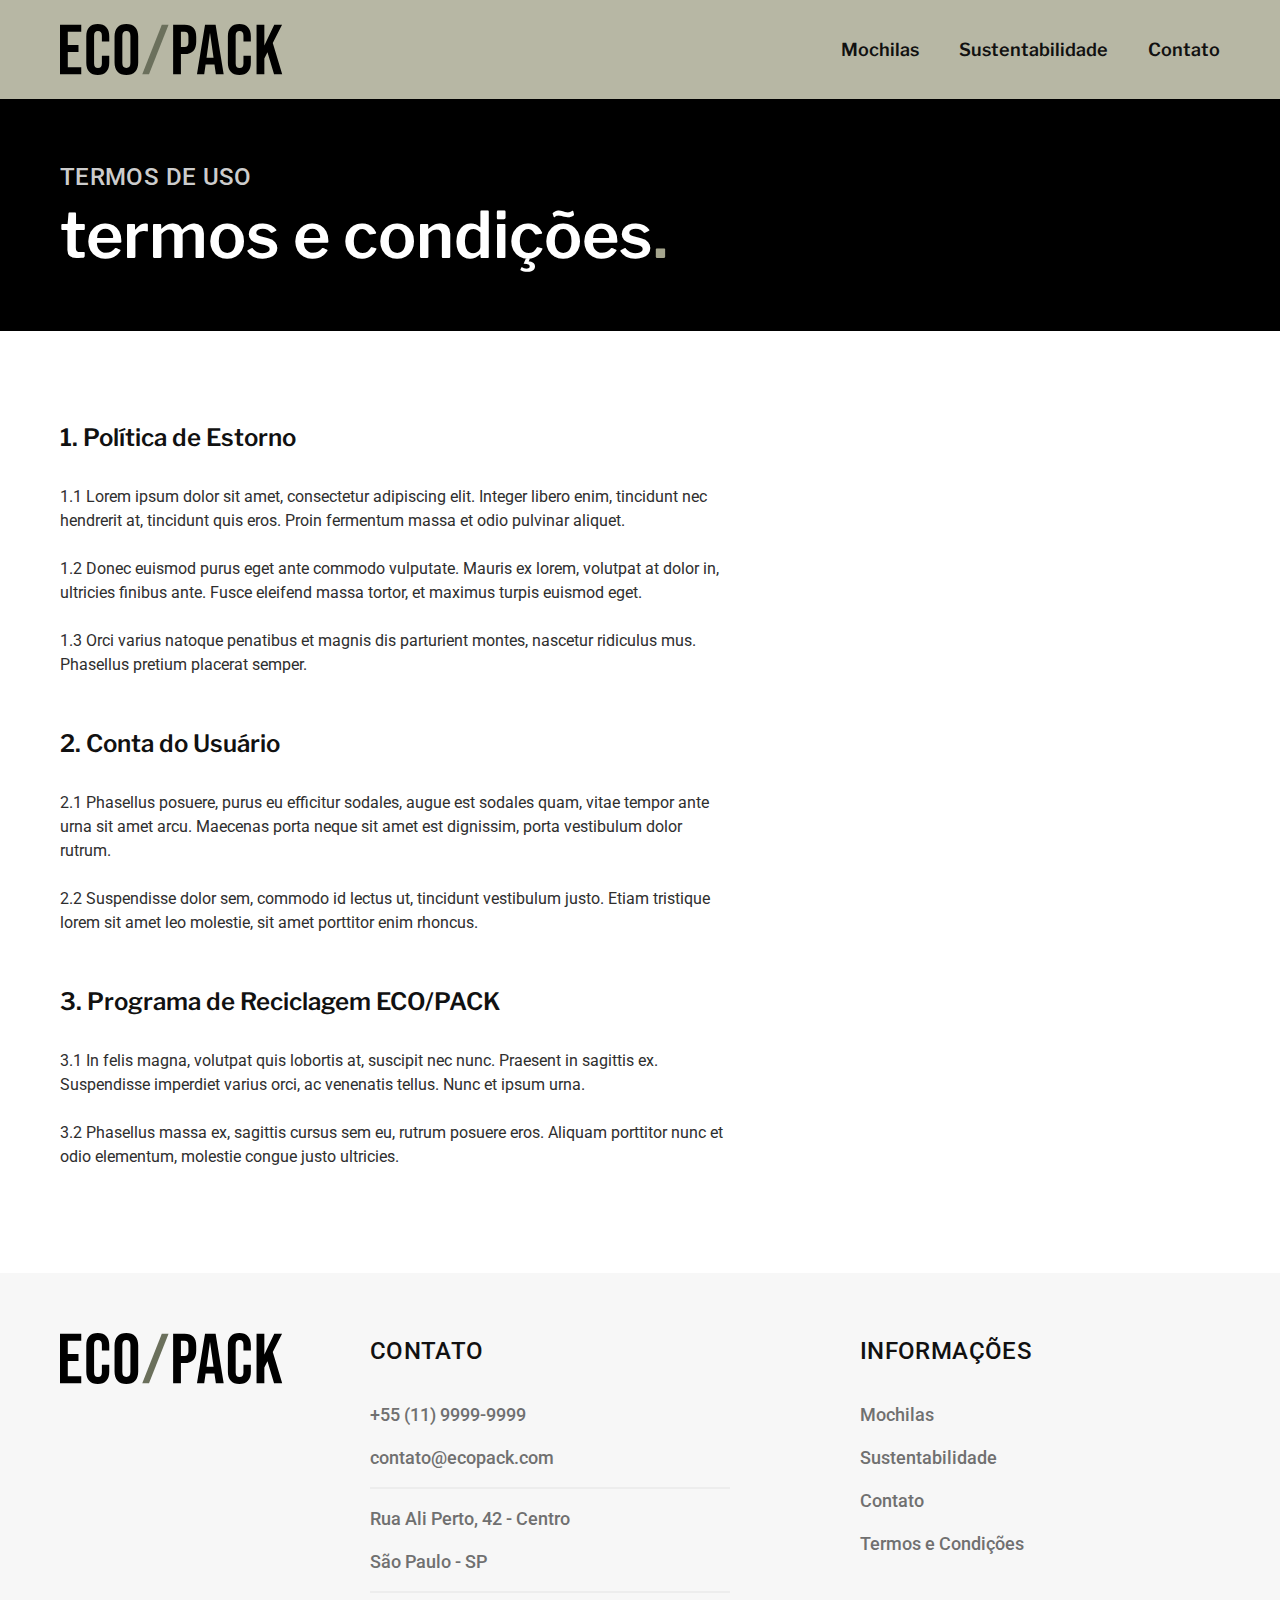
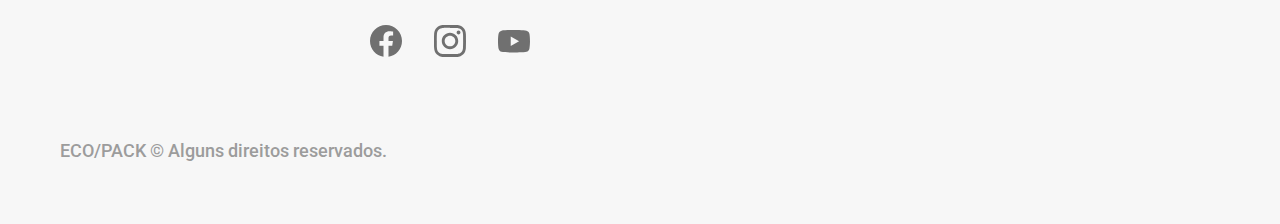
<file: termos.html>
<!DOCTYPE html>
<html lang="pt-br">

<head>
  <meta charset="UTF-8">
  <meta http-equiv="X-UA-Compatible" content="IE=edge">
  <meta name="viewport" content="width=device-width, initial-scale=1.0">
  <meta name="description" content="Termos e Condições">
  <title>Termos e Condições | ECO/PACK</title>
      <link rel="icon" href="./favicon.svg" type="image/svg+xml">

  <link rel="preload" href="./css/style.css" as="style">
  <link rel="stylesheet" href="./css/style.css">
  <link rel="preconnect" href="https://fonts.googleapis.com">
  <link rel="preconnect" href="https://fonts.gstatic.com" crossorigin>
  <link href="https://fonts.googleapis.com/css2?family=Libre+Franklin:wght@400;600&family=Merriweather:ital,wght@1,900&family=Roboto:wght@400;500&display=swap" rel="stylesheet">
  <script>document.documentElement.classList.add('js');</script>
</head>

<body id="termos">
  <header class="header-bg">
    <div class="header container">
      <a href="./"><img src="./img/logo.svg" alt="ECO/PACK"></a>
      <nav aria-label="primaria">
        <ul class="header-menu font-1-m cor-11">
          <li><a href="./mochilas.html">Mochilas</a></li>
          <li><a href="./sustentabilidade.html">Sustentabilidade</a></li>
          <li><a href="./contato.html">Contato</a></li>
        </ul>
      </nav>
    </div>
  </header>

  <main>
    <div class="titulo-bg">
      <div class="titulo container">
        <p class="font-2-l-b cor-4">Termos de Uso</p>
        <h1 class="font-1-xxl cor-0">termos e condições<span class="cor-p3">.</span></h1>
      </div>
    </div>
    <div class="termos font-2-s cor-10 container">
      <h2 class="font-1-l cor-11">1. Política de Estorno</h2>
      <p>1.1 Lorem ipsum dolor sit amet, consectetur adipiscing elit. Integer libero enim, tincidunt nec hendrerit at, tincidunt quis eros. Proin fermentum massa et odio pulvinar aliquet.</p>
      <p>1.2 Donec euismod purus eget ante commodo vulputate. Mauris ex lorem, volutpat at dolor in, ultricies finibus ante. Fusce eleifend massa tortor, et maximus turpis euismod eget.</p>
      <p>1.3 Orci varius natoque penatibus et magnis dis parturient montes, nascetur ridiculus mus. Phasellus pretium placerat semper.</p>
      <h2 class="font-1-l cor-11">2. Conta do Usuário</h2>
      <p>2.1 Phasellus posuere, purus eu efficitur sodales, augue est sodales quam, vitae tempor ante urna sit amet arcu. Maecenas porta neque sit amet est dignissim, porta vestibulum dolor rutrum.</p>
      <p>2.2 Suspendisse dolor sem, commodo id lectus ut, tincidunt vestibulum justo. Etiam tristique lorem sit amet leo molestie, sit amet porttitor enim rhoncus.</p>
      <h2 class="font-1-l cor-11">3. Programa de Reciclagem ECO/PACK</h2>
      <p>3.1 In felis magna, volutpat quis lobortis at, suscipit nec nunc. Praesent in sagittis ex. Suspendisse imperdiet varius orci, ac venenatis tellus. Nunc et ipsum urna.</p>
      <p>3.2 Phasellus massa ex, sagittis cursus sem eu, rutrum posuere eros. Aliquam porttitor nunc et odio elementum, molestie congue justo ultricies.</p>
    </div>
  </main>

  <footer class="footer-bg">
    <div class="footer container">
      <img src="./img/logo.svg" alt="Ecopack">
      <div class="footer-contato">
        <h3 class="font-2-l-b cor-11">Contato</h3>
        <ul class="font-2-m cor-7">
          <li><a href="tel:+551199999999">+55 (11) 9999-9999</a></li>
          <li><a href="mailto:contato@ecopack.com">contato@ecopack.com</a></li>
          <li>Rua Ali Perto, 42 - Centro</li>
          <li>São Paulo - SP</li>
        </ul>
        <div class="footer-redes">
          <a href="./">
            <img src="./img/redes/facebook.svg" alt="Facebook">
          </a>
          <a href="./">
            <img src="./img/redes/instagram.svg" alt="Instagram">
          </a>
          <a href="./">
            <img src="./img/redes/youtube.svg" alt="YouTube">
          </a>
        </div>
      </div>
      <div class="footer-informacoes">
        <h3 class="font-2-l-b cor-11">Informações</h3>
        <nav>
          <ul class="font-2-m cor-7">
            <li><a href="./mochilas.html">Mochilas</a></li>
            <li><a href="./sustentabilidade.html">Sustentabilidade</a></li>
            <li><a href="./contato.html">Contato</a></li>
            <li><a href="./termos.html">Termos e Condições</a></li>
          </ul>
        </nav>
      </div>
      <p class="footer-copy font-2-m cor-6">ECO/PACK © Alguns direitos reservados.</p>
    </div>
  </footer>
  <script src="./js/script.js"></script>
</body>
</file>
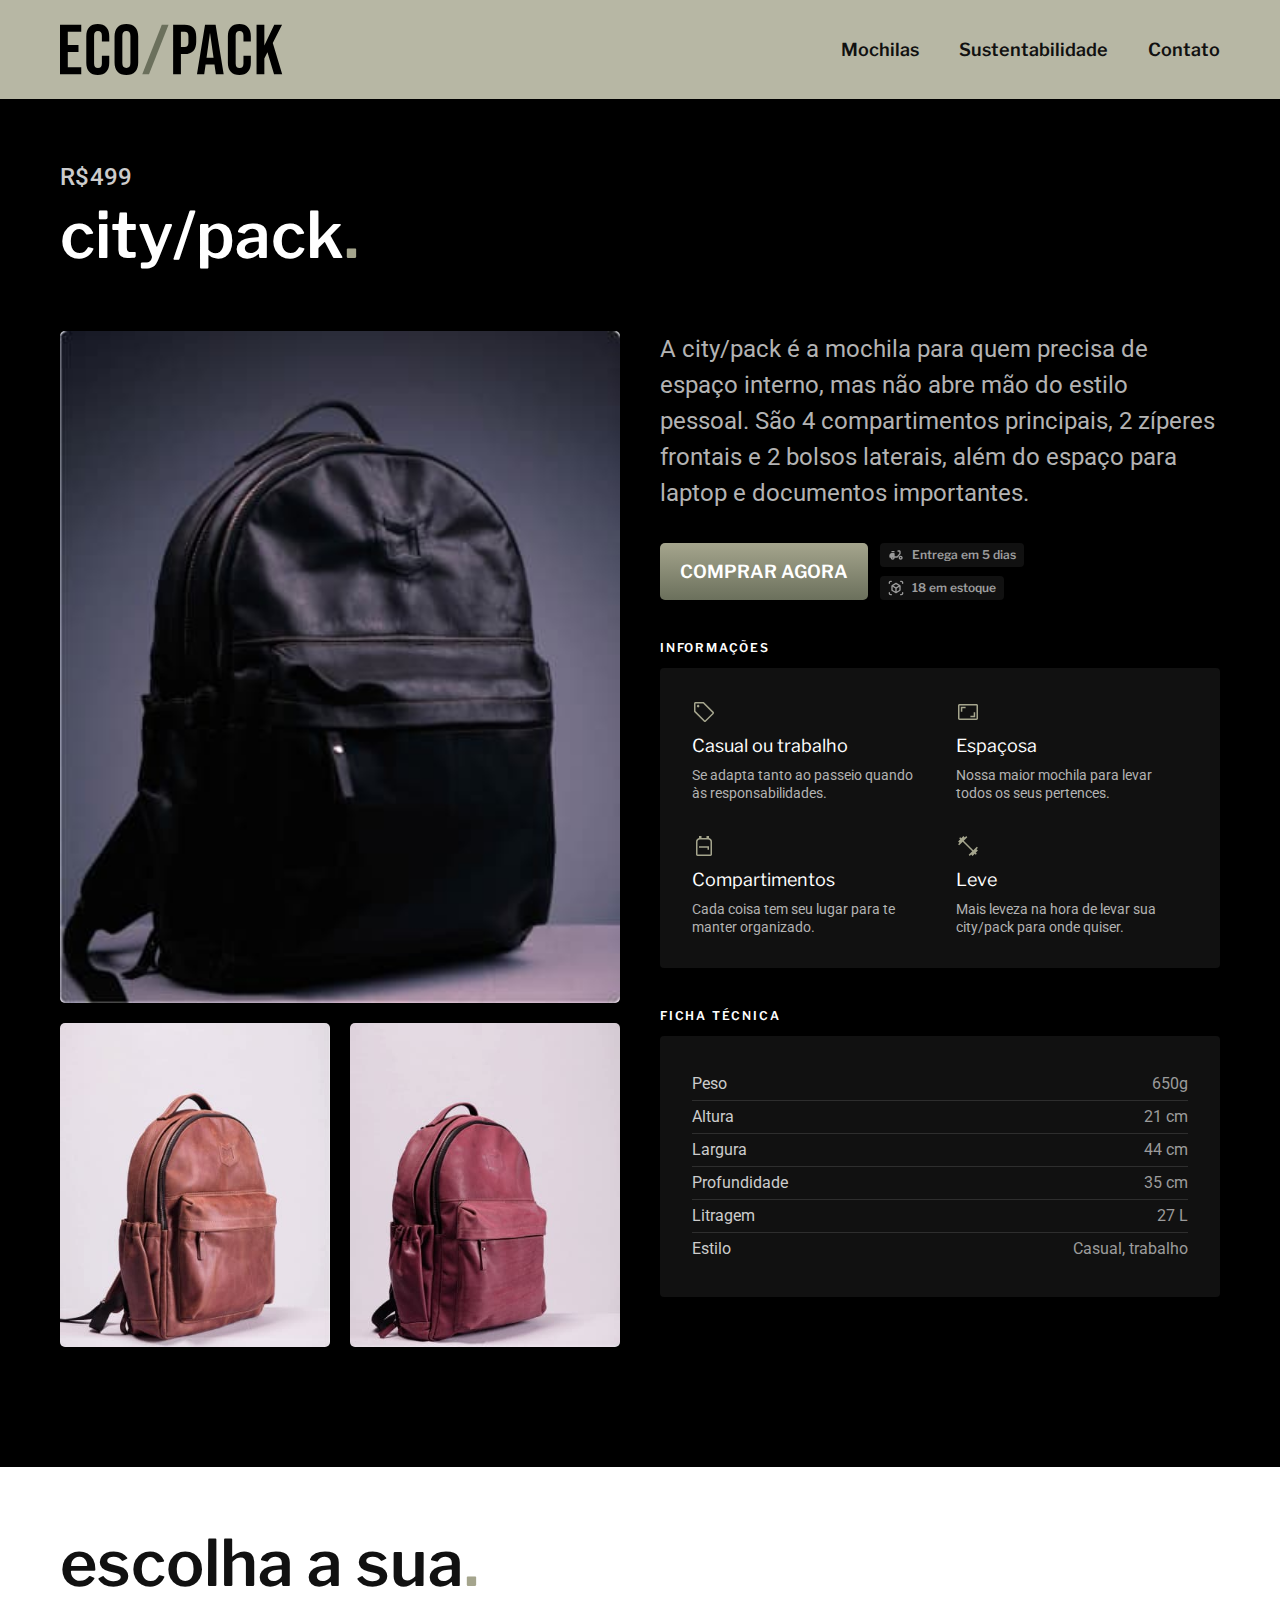
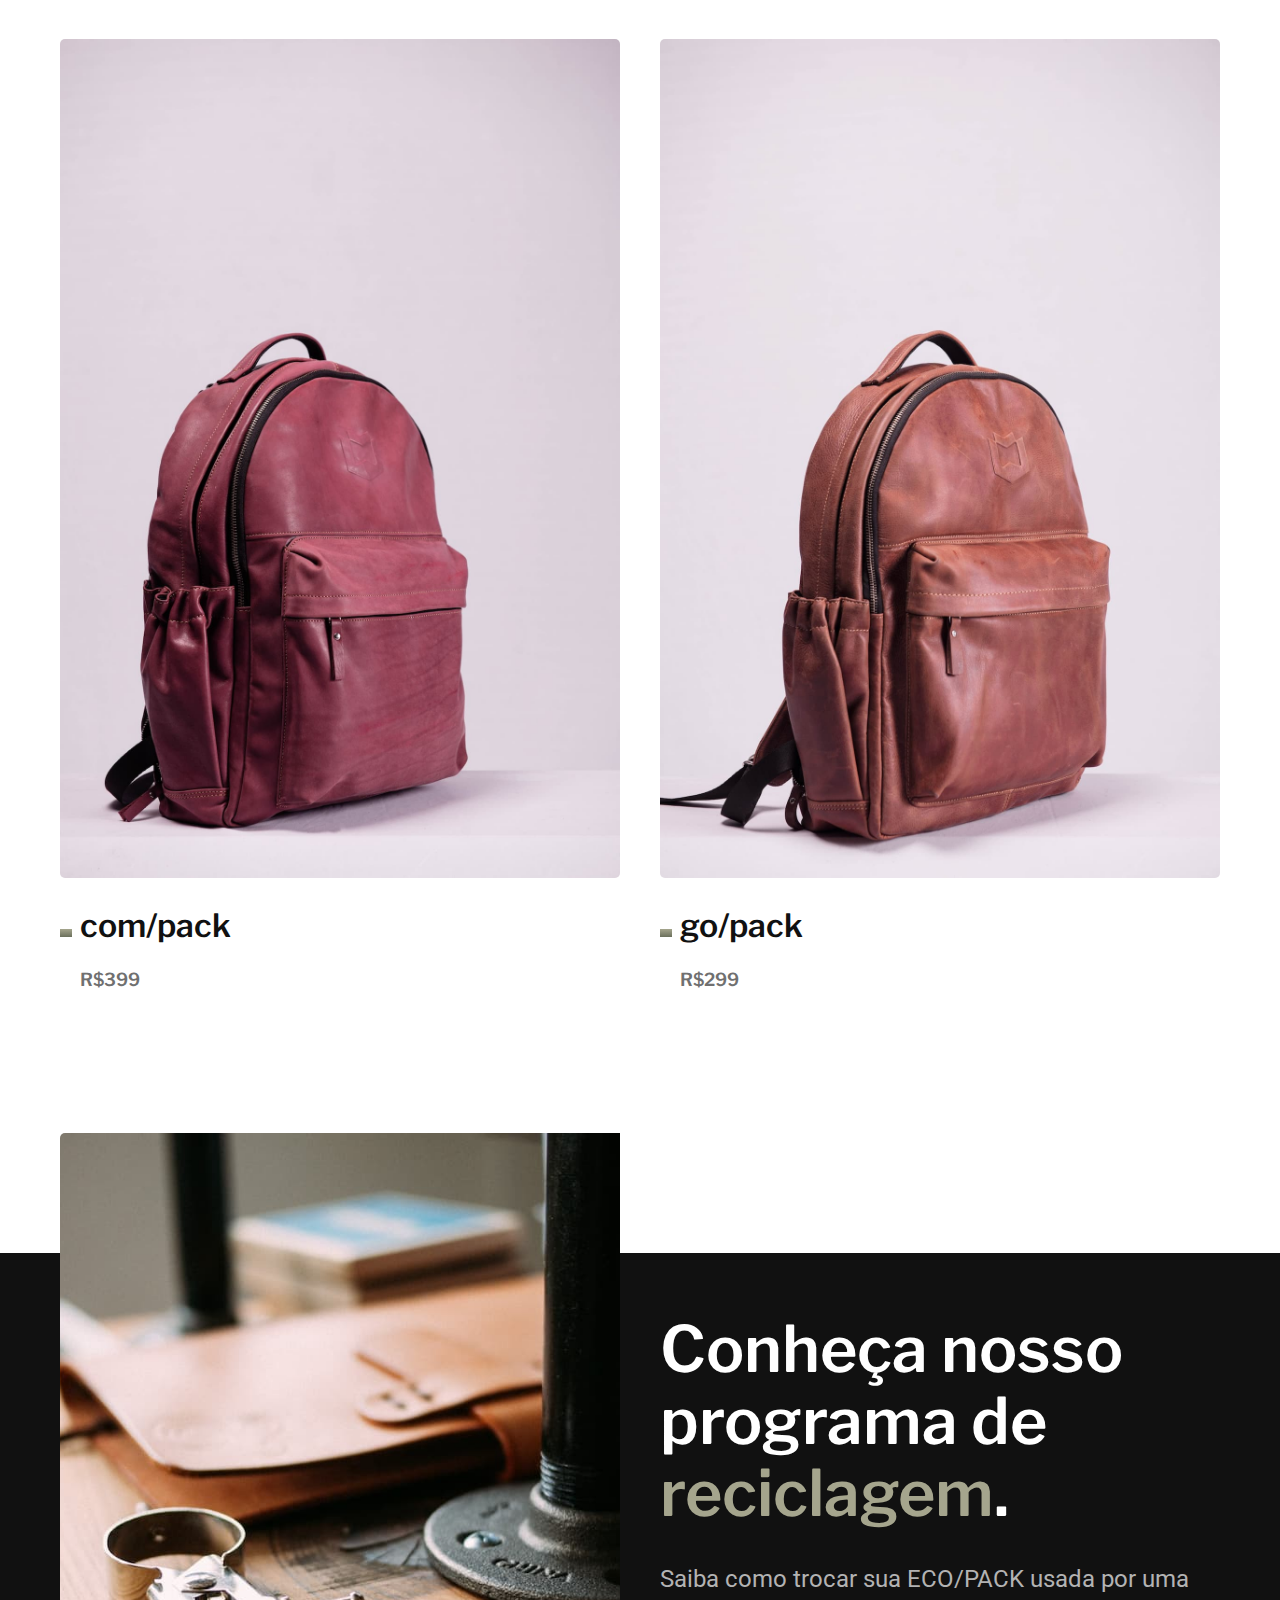
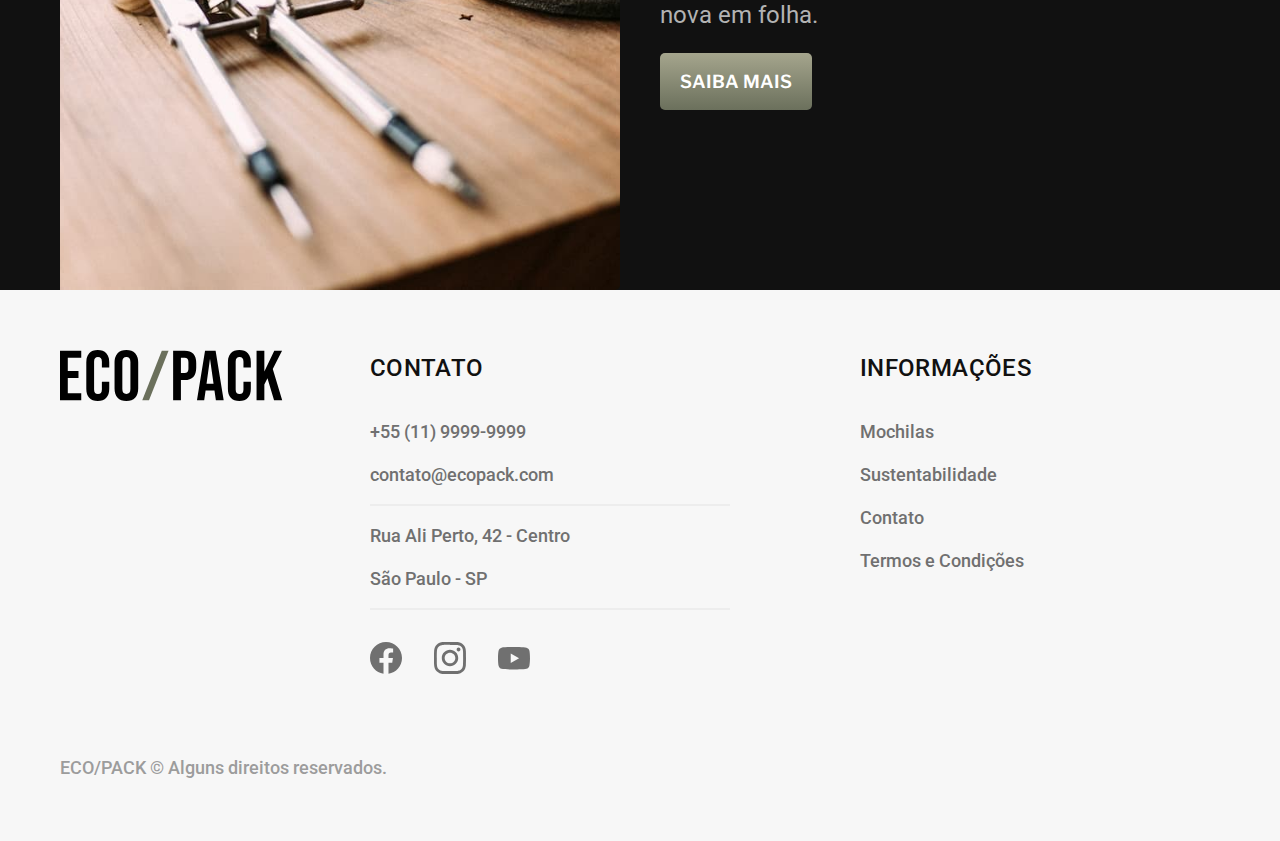
<file: mochilas/citypack.html>
<!DOCTYPE html>
<html lang="pt-br">

<head>
  <meta charset="UTF-8" />
  <meta http-equiv="X-UA-Compatible" content="IE=edge" />
  <meta name="viewport" content="width=device-width, initial-scale=1.0" />
  <meta name="description" content="Termos e Condições" />
  <title>city/pack | ECO/PACK</title>

  <link rel="icon" href="../favicon.svg" type="image/svg+xml">
  
  <link rel="stylesheet" href="../css/style.css" />
  <link rel="preconnect" href="https://fonts.googleapis.com" />
  <link rel="preconnect" href="https://fonts.gstatic.com" crossorigin />
  <link
    href="https://fonts.googleapis.com/css2?family=Libre+Franklin:wght@400;600&family=Merriweather:ital,wght@1,900&family=Roboto:wght@400;500&display=swap"
    rel="stylesheet" />
  <script>document.documentElement.classList.add('js');</script>
</head>

<body id="mochila">
  <header class="header-bg">
    <div class="header container">
      <a href="../"><img src="../img/logo.svg" alt="ECO/PACK" /></a>
      <nav aria-label="primaria">
        <ul class="header-menu font-1-m cor-11">
          <li><a href="../mochilas.html">Mochilas</a></li>
          <li><a href="../sustentabilidade.html">Sustentabilidade</a></li>
          <li><a href="../contato.html">Contato</a></li>
        </ul>
      </nav>
    </div>
  </header>

  <main class="titulo-bg">
    <div>
      <div class="titulo container">
        <p class="font-2-l-b cor-4">R$499</p>
        <h1 class="font-1-xxl cor-0">
          city/pack<span class="cor-p3">.</span>
        </h1>
      </div>
    </div>
    <div class="mochila container">
      <div class="mochila-imagens">
        <img src="../img/fotos/mochila-preta-interna.jpg" alt="City/Pack" />
        <img src="../img/fotos/mochila-laranja-interna.jpg" alt="City/Pack" />
        <img src="../img/fotos/mochila-vermelha-interna.jpg" alt="City/Pack" />
      </div>
      <div class="mochila-conteudo">
        <p class="font-2-l cor-5">
          A city/pack é a mochila para quem precisa de espaço interno, mas não
          abre mão do estilo pessoal. São 4 compartimentos principais, 2
          zíperes frontais e 2 bolsos laterais, além do espaço para laptop e
          documentos importantes.
        </p>
        <div class="mochila-comprar">
          <a class="botao" href="../contato.html?tipo=citypack">Comprar agora</a>
          <span class="font-1-xs cor-6"><img class="cor-6" src="../img/icones/entrega.svg" alt="" />Entrega em 5
            dias</span>
          <span class="font-1-xs cor-6"><img class="cor-6" src="../img/icones/estoque.svg" alt="" />18 em
            estoque</span>
        </div>

        <h2 class="font-1-xs cor-0">Informações</h2>
        <ul class="mochila-informacoes">
          <li>
            <img src="../img/icones/categoria.svg" alt="" />
            <h3 class="font-1-m cor-0">Casual ou trabalho</h3>
            <p class="font-2-xs cor-5">
              Se adapta tanto ao passeio quando às responsabilidades.
            </p>
          </li>
          <li>
            <img src="../img/icones/size.svg" alt="" />
            <h3 class="font-1-m cor-0">Espaçosa</h3>
            <p class="font-2-xs cor-5">
              Nossa maior mochila para levar todos os seus pertences.
            </p>
          </li>
          <li>
            <img src="../img/icones/mochila.svg" alt="" />
            <h3 class="font-1-m cor-0">Compartimentos</h3>
            <p class="font-2-xs cor-5">
              Cada coisa tem seu lugar para te manter organizado.
            </p>
          </li>
          <li>
            <img src="../img/icones/peso.svg" alt="" />
            <h3 class="font-1-m cor-0">Leve</h3>
            <p class="font-2-xs cor-5">
              Mais leveza na hora de levar sua city/pack para onde quiser.
            </p>
          </li>
        </ul>
        <h2 class="font-1-xs cor-0">Ficha técnica</h2>
        <ul class="mochila-ficha font-2-s cor-4">
          <li>Peso<span>650g</span></li>
          <li>Altura<span>21 cm</span></li>
          <li>Largura<span>44 cm</span></li>
          <li>Profundidade<span>35 cm</span></li>
          <li>Litragem<span>27 L</span></li>
          <li>Estilo<span>Casual, trabalho</span></li>
        </ul>
      </div>
    </div>
  </main>

  <article class="mochilas-lista container">
    <h2 class="font-1-xxl">escolha a sua<span class="cor-p3">.</span></h2>
    <ul>
      <li>
        <a href="./compack.html">
          <img src="../img/fotos/mochila-vermelha.jpg" alt="Mochila vermelha">
          <h3 class="font-1-xl">com/pack</h3>
          <span class="font-1-m-b cor-7">R$399</span>
        </a>
      </li>
      <li>
        <a href="./gopack.html">
          <img src="../img/fotos/mochila-laranja.jpg" alt="Mochila laranja">
          <h3 class="font-1-xl">go/pack</h3>
          <span class="font-1-m-b cor-7">R$299</span>
        </a>
      </li>
    </ul>
  </article>

  <article class="reciclagem-bg">
    <div class="reciclagem container">
      <div class="reciclagem-imagem">
        <img src="../img/fotos/reciclagem.jpg" alt="Ferramentas sobre uma mesa de madeira">
      </div>
      <div class="reciclagem-conteudo">
        <h2 class="font-1-xxl cor-0">Conheça nosso programa de <span class="cor-p3">reciclagem</span>.</h2>
        <p class="font-2-l cor-5">Saiba como trocar sua ECO/PACK usada por uma nova em folha.</p>
        <a class="botao" href="../sustentabilidade.html">Saiba mais</a>
      </div>
    </div>

  </article>

  <footer class="footer-bg">
    <div class="footer container">
      <img src="../img/logo.svg" alt="Ecopack" />
      <div class="footer-contato">
        <h3 class="font-2-l-b cor-11">Contato</h3>
        <ul class="font-2-m cor-7">
          <li><a href="tel:+551199999999">+55 (11) 9999-9999</a></li>
          <li>
            <a href="mailto:contato@ecopack.com">contato@ecopack.com</a>
          </li>
          <li>Rua Ali Perto, 42 - Centro</li>
          <li>São Paulo - SP</li>
        </ul>
        <div class="footer-redes">
          <a href="../">
            <img src="../img/redes/facebook.svg" alt="Facebook" />
          </a>
          <a href="../">
            <img src="../img/redes/instagram.svg" alt="Instagram" />
          </a>
          <a href="../">
            <img src="../img/redes/youtube.svg" alt="YouTube" />
          </a>
        </div>
      </div>
      <div class="footer-informacoes">
        <h3 class="font-2-l-b cor-11">Informações</h3>
        <nav>
          <ul class="font-2-m cor-7">
            <li><a href="../mochilas.html">Mochilas</a></li>
            <li><a href="../sustentabilidade.html">Sustentabilidade</a></li>
            <li><a href="../contato.html">Contato</a></li>
            <li><a href="../termos.html">Termos e Condições</a></li>
          </ul>
        </nav>
      </div>
      <p class="footer-copy font-2-m cor-6">
        ECO/PACK © Alguns direitos reservados.
      </p>
    </div>
  </footer>
  <script src="../js/script.js"></script>
</body>

</html>
</file>
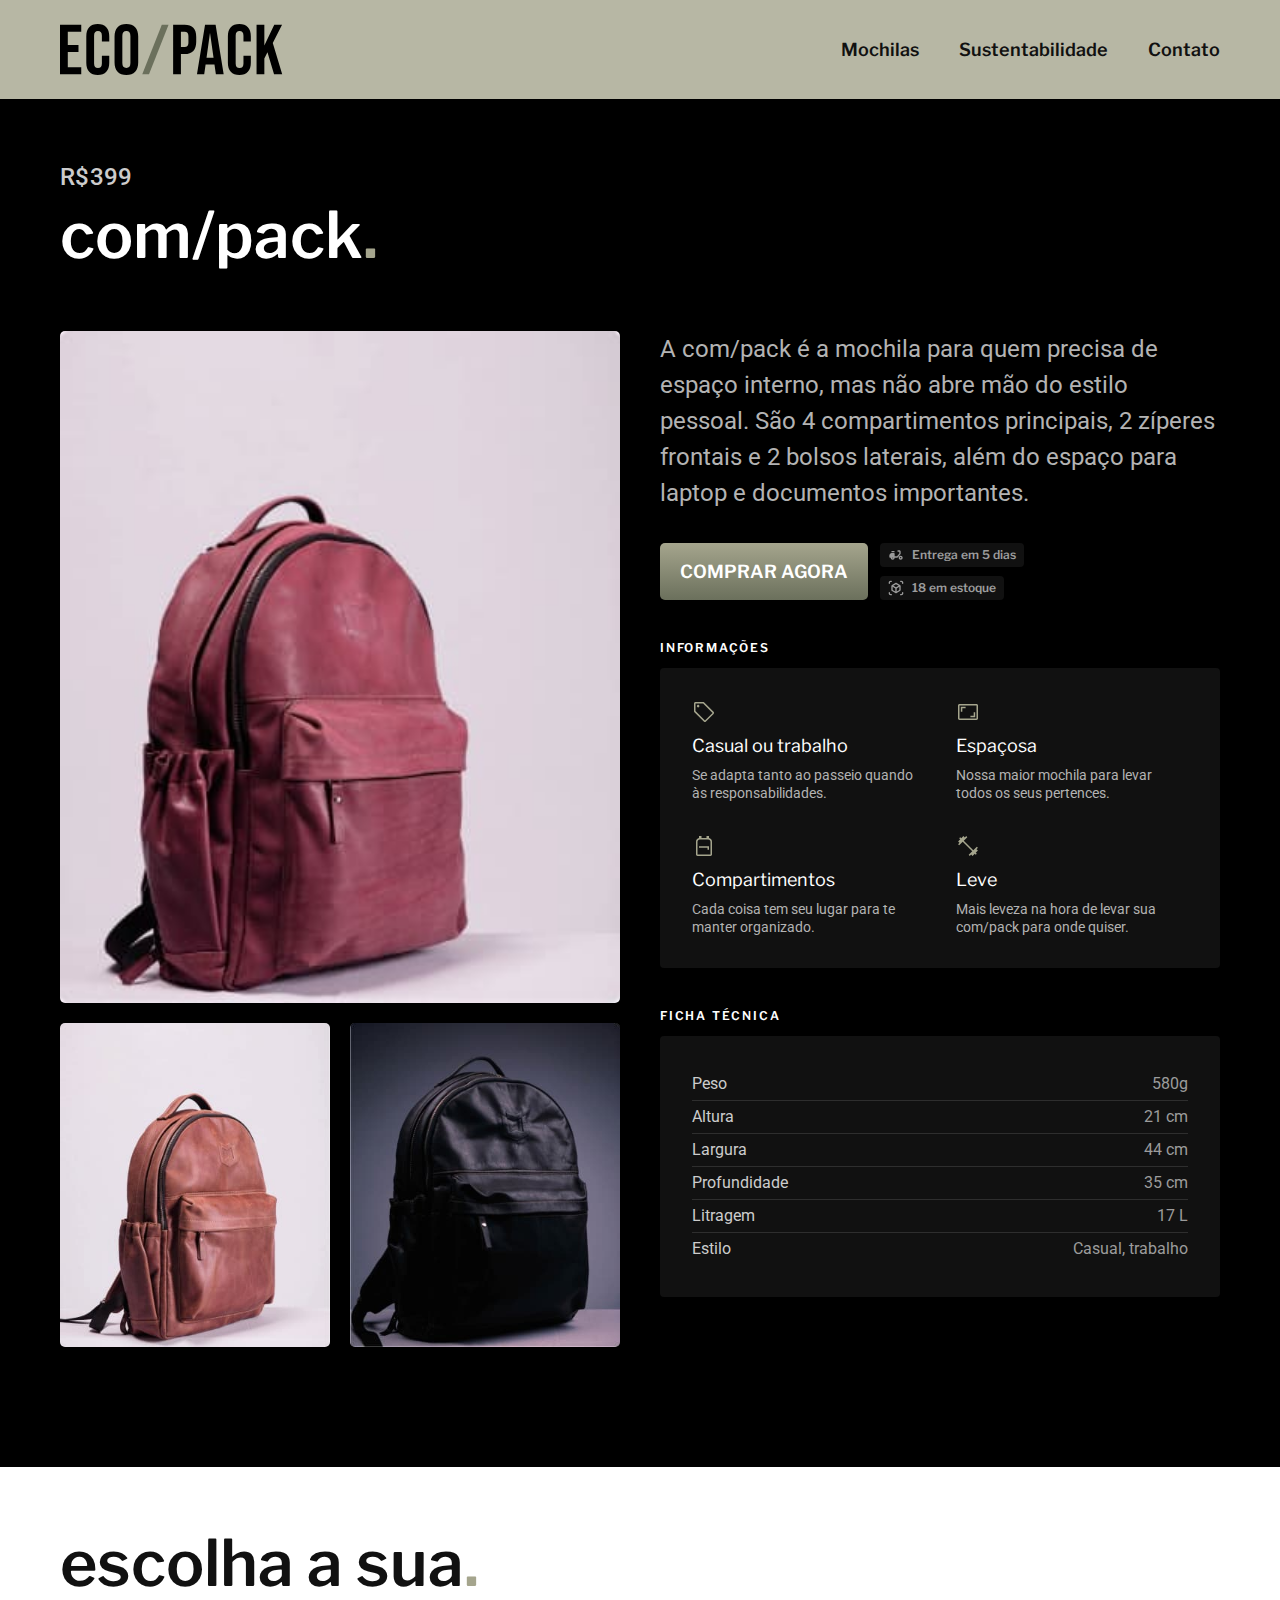
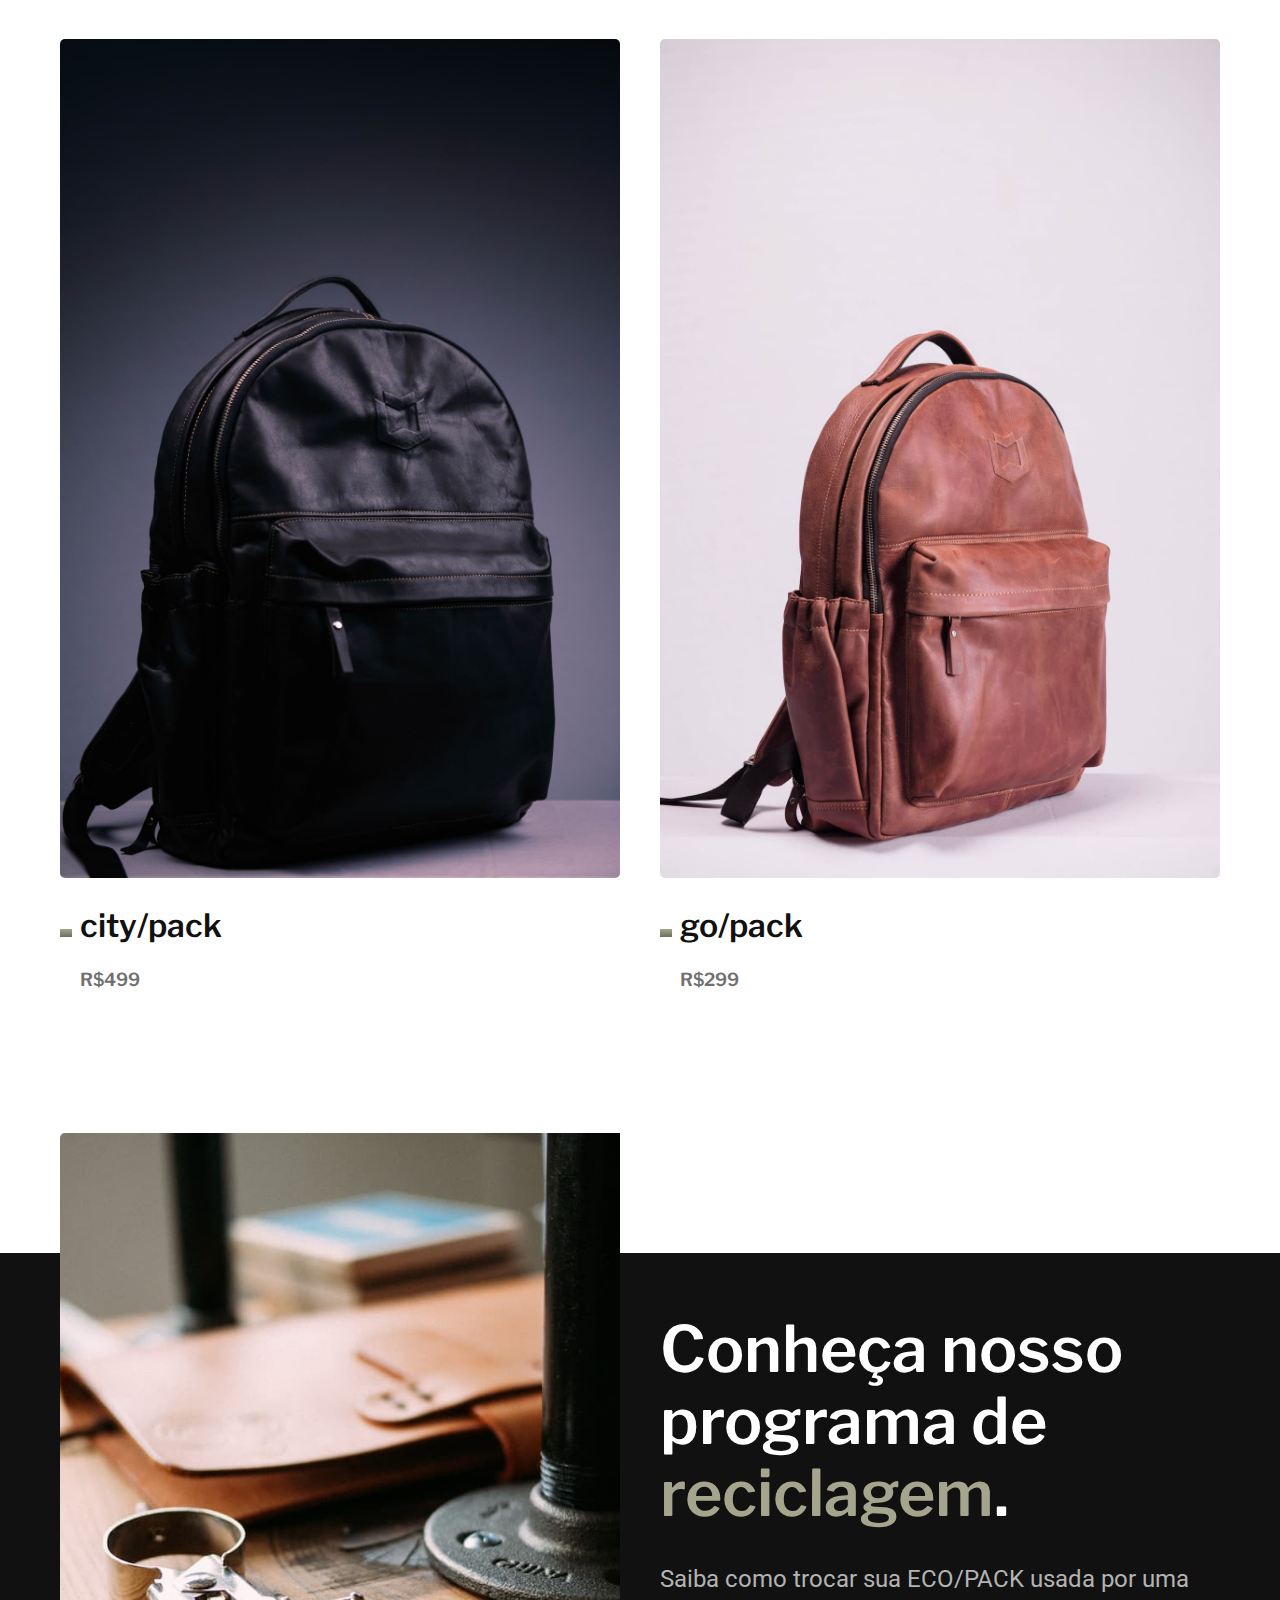
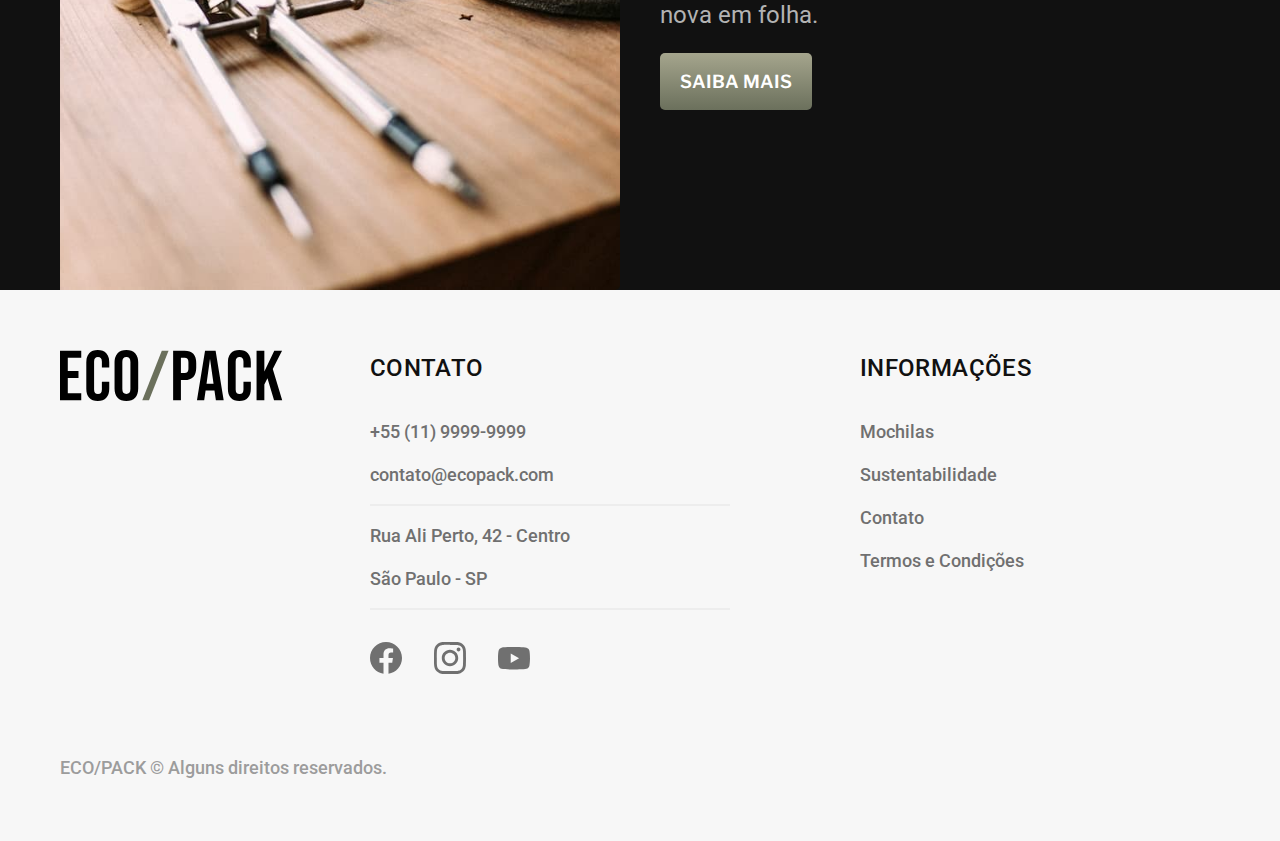
<file: mochilas/compack.html>
<!DOCTYPE html>
<html lang="pt-br">

<head>
  <meta charset="UTF-8" />
  <meta http-equiv="X-UA-Compatible" content="IE=edge" />
  <meta name="viewport" content="width=device-width, initial-scale=1.0" />
  <meta name="description" content="Termos e Condições" />
  <title>com/pack | ECO/PACK</title>

  <link rel="icon" href="../favicon.svg" type="image/svg+xml">
  
  <link rel="stylesheet" href="../css/style.css" />
  <link rel="preconnect" href="https://fonts.googleapis.com" />
  <link rel="preconnect" href="https://fonts.gstatic.com" crossorigin />
  <link
    href="https://fonts.googleapis.com/css2?family=Libre+Franklin:wght@400;600&family=Merriweather:ital,wght@1,900&family=Roboto:wght@400;500&display=swap"
    rel="stylesheet" />
  <script>document.documentElement.classList.add('js');</script>
</head>

<body id="mochila">
  <header class="header-bg">
    <div class="header container">
      <a href="../"><img src="../img/logo.svg" alt="ECO/PACK" /></a>
      <nav aria-label="primaria">
        <ul class="header-menu font-1-m cor-11">
          <li><a href="../mochilas.html">Mochilas</a></li>
          <li><a href="../sustentabilidade.html">Sustentabilidade</a></li>
          <li><a href="../contato.html">Contato</a></li>
        </ul>
      </nav>
    </div>
  </header>

  <main class="titulo-bg">
    <div>
      <div class="titulo container">
        <p class="font-2-l-b cor-4">R$399</p>
        <h1 class="font-1-xxl cor-0">
          com/pack<span class="cor-p3">.</span>
        </h1>
      </div>
    </div>
    <div class="mochila container">
      <div class="mochila-imagens">
        <img src="../img/fotos/mochila-vermelha-interna.jpg" alt="Com/Pack" />
        <img src="../img/fotos/mochila-laranja-interna.jpg" alt="Com/Pack" />
        <img src="../img/fotos/mochila-preta-interna.jpg" alt="Com/Pack" />
      </div>
      <div class="mochila-conteudo">
        <p class="font-2-l cor-5">
          A com/pack é a mochila para quem precisa de espaço interno, mas não
          abre mão do estilo pessoal. São 4 compartimentos principais, 2
          zíperes frontais e 2 bolsos laterais, além do espaço para laptop e
          documentos importantes.
        </p>
        <div class="mochila-comprar">
          <a class="botao" href="../contato.html?tipo=compack">Comprar agora</a>
          <span class="font-1-xs cor-6"><img class="cor-6" src="../img/icones/entrega.svg" alt="" />Entrega em 5
            dias</span>
          <span class="font-1-xs cor-6"><img class="cor-6" src="../img/icones/estoque.svg" alt="" />18 em
            estoque</span>
        </div>

        <h2 class="font-1-xs cor-0">Informações</h2>
        <ul class="mochila-informacoes">
          <li>
            <img src="../img/icones/categoria.svg" alt="" />
            <h3 class="font-1-m cor-0">Casual ou trabalho</h3>
            <p class="font-2-xs cor-5">
              Se adapta tanto ao passeio quando às responsabilidades.
            </p>
          </li>
          <li>
            <img src="../img/icones/size.svg" alt="" />
            <h3 class="font-1-m cor-0">Espaçosa</h3>
            <p class="font-2-xs cor-5">
              Nossa maior mochila para levar todos os seus pertences.
            </p>
          </li>
          <li>
            <img src="../img/icones/mochila.svg" alt="" />
            <h3 class="font-1-m cor-0">Compartimentos</h3>
            <p class="font-2-xs cor-5">
              Cada coisa tem seu lugar para te manter organizado.
            </p>
          </li>
          <li>
            <img src="../img/icones/peso.svg" alt="" />
            <h3 class="font-1-m cor-0">Leve</h3>
            <p class="font-2-xs cor-5">
              Mais leveza na hora de levar sua com/pack para onde quiser.
            </p>
          </li>
        </ul>
        <h2 class="font-1-xs cor-0">Ficha técnica</h2>
        <ul class="mochila-ficha font-2-s cor-4">
          <li>Peso<span>580g</span></li>
          <li>Altura<span>21 cm</span></li>
          <li>Largura<span>44 cm</span></li>
          <li>Profundidade<span>35 cm</span></li>
          <li>Litragem<span>17 L</span></li>
          <li>Estilo<span>Casual, trabalho</span></li>
        </ul>
      </div>
    </div>
  </main>

  <article class="mochilas-lista container">
    <h2 class="font-1-xxl">escolha a sua<span class="cor-p3">.</span></h2>
    <ul>
      <li>
        <a href="./citypack.html">
          <img src="../img/fotos/mochila-preta.jpg" alt="Mochila preta">
          <h3 class="font-1-xl">city/pack</h3>
          <span class="font-1-m-b cor-7">R$499</span>
        </a>
      </li>
      <li>
        <a href="./gopack.html">
          <img src="../img/fotos/mochila-laranja.jpg" alt="Mochila laranja">
          <h3 class="font-1-xl">go/pack</h3>
          <span class="font-1-m-b cor-7">R$299</span>
        </a>
      </li>
    </ul>
  </article>

  <article class="reciclagem-bg">
    <div class="reciclagem container">
      <div class="reciclagem-imagem">
        <img src="../img/fotos/reciclagem.jpg" alt="Ferramentas sobre uma mesa de madeira">
      </div>
      <div class="reciclagem-conteudo">
        <h2 class="font-1-xxl cor-0">Conheça nosso programa de <span class="cor-p3">reciclagem</span>.</h2>
        <p class="font-2-l cor-5">Saiba como trocar sua ECO/PACK usada por uma nova em folha.</p>
        <a class="botao" href="../sustentabilidade.html">Saiba mais</a>
      </div>
    </div>

  </article>

  <footer class="footer-bg">
    <div class="footer container">
      <img src="../img/logo.svg" alt="Ecopack" />
      <div class="footer-contato">
        <h3 class="font-2-l-b cor-11">Contato</h3>
        <ul class="font-2-m cor-7">
          <li><a href="tel:+551199999999">+55 (11) 9999-9999</a></li>
          <li>
            <a href="mailto:contato@ecopack.com">contato@ecopack.com</a>
          </li>
          <li>Rua Ali Perto, 42 - Centro</li>
          <li>São Paulo - SP</li>
        </ul>
        <div class="footer-redes">
          <a href="../">
            <img src="../img/redes/facebook.svg" alt="Facebook" />
          </a>
          <a href="../">
            <img src="../img/redes/instagram.svg" alt="Instagram" />
          </a>
          <a href="../">
            <img src="../img/redes/youtube.svg" alt="YouTube" />
          </a>
        </div>
      </div>
      <div class="footer-informacoes">
        <h3 class="font-2-l-b cor-11">Informações</h3>
        <nav>
          <ul class="font-2-m cor-7">
            <li><a href="../mochilas.html">Mochilas</a></li>
            <li><a href="../sustentabilidade.html">Sustentabilidade</a></li>
            <li><a href="../contato.html">Contato</a></li>
            <li><a href="../termos.html">Termos e Condições</a></li>
          </ul>
        </nav>
      </div>
      <p class="footer-copy font-2-m cor-6">
        ECO/PACK © Alguns direitos reservados.
      </p>
    </div>
  </footer>
  <script src="../js/script.js"></script>
</body>

</html>
</file>
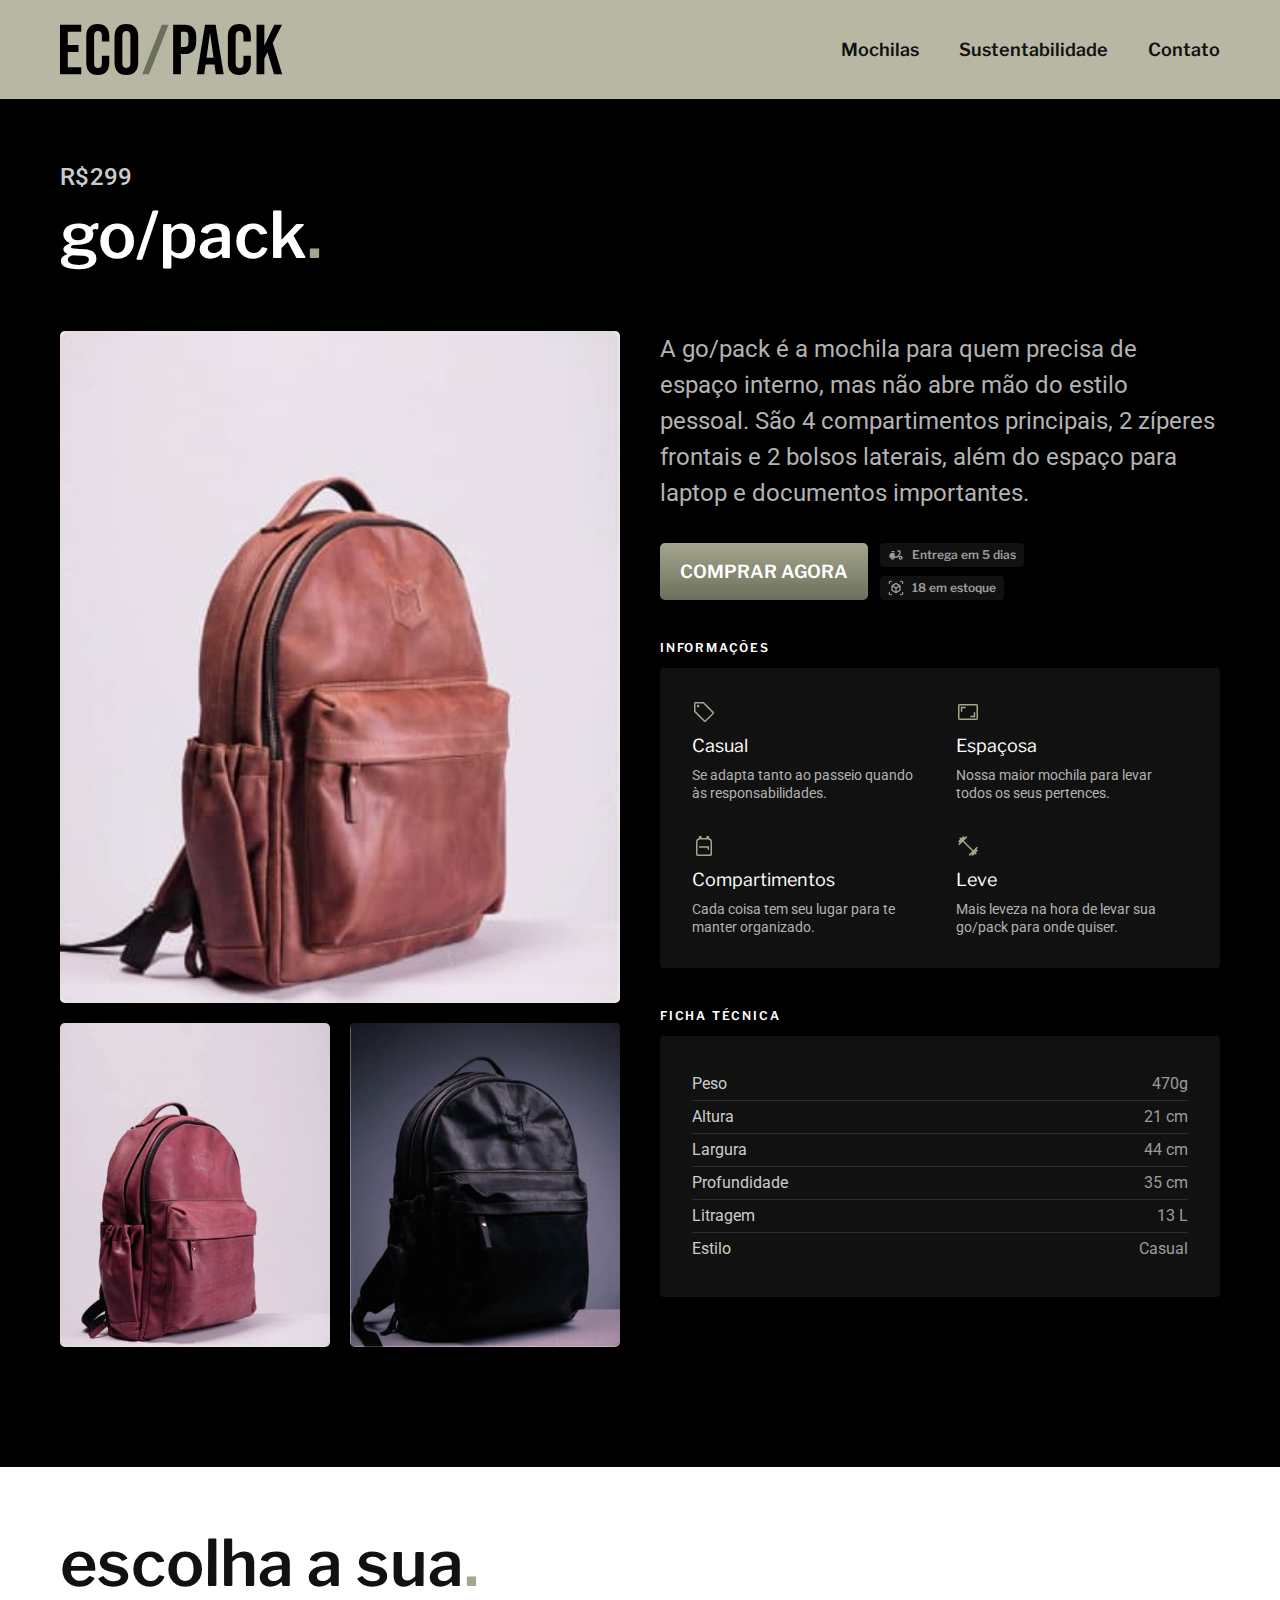
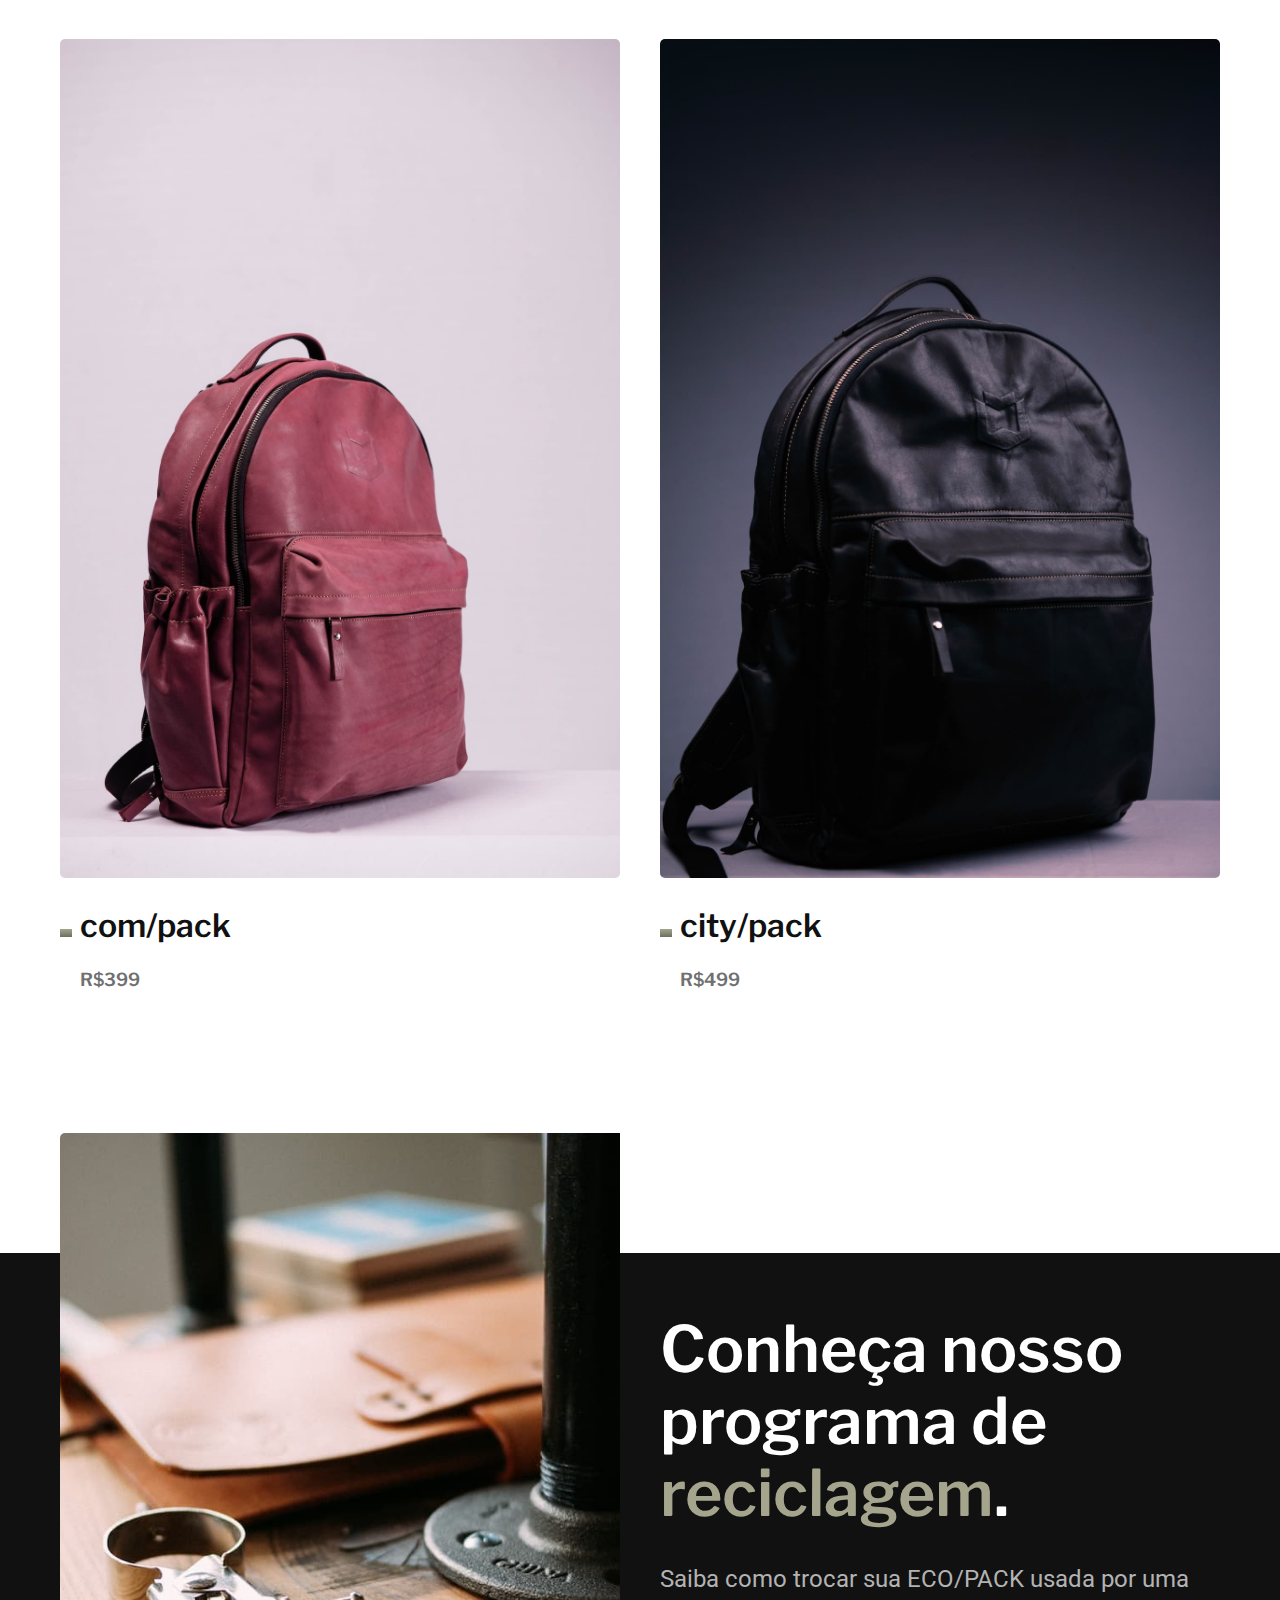
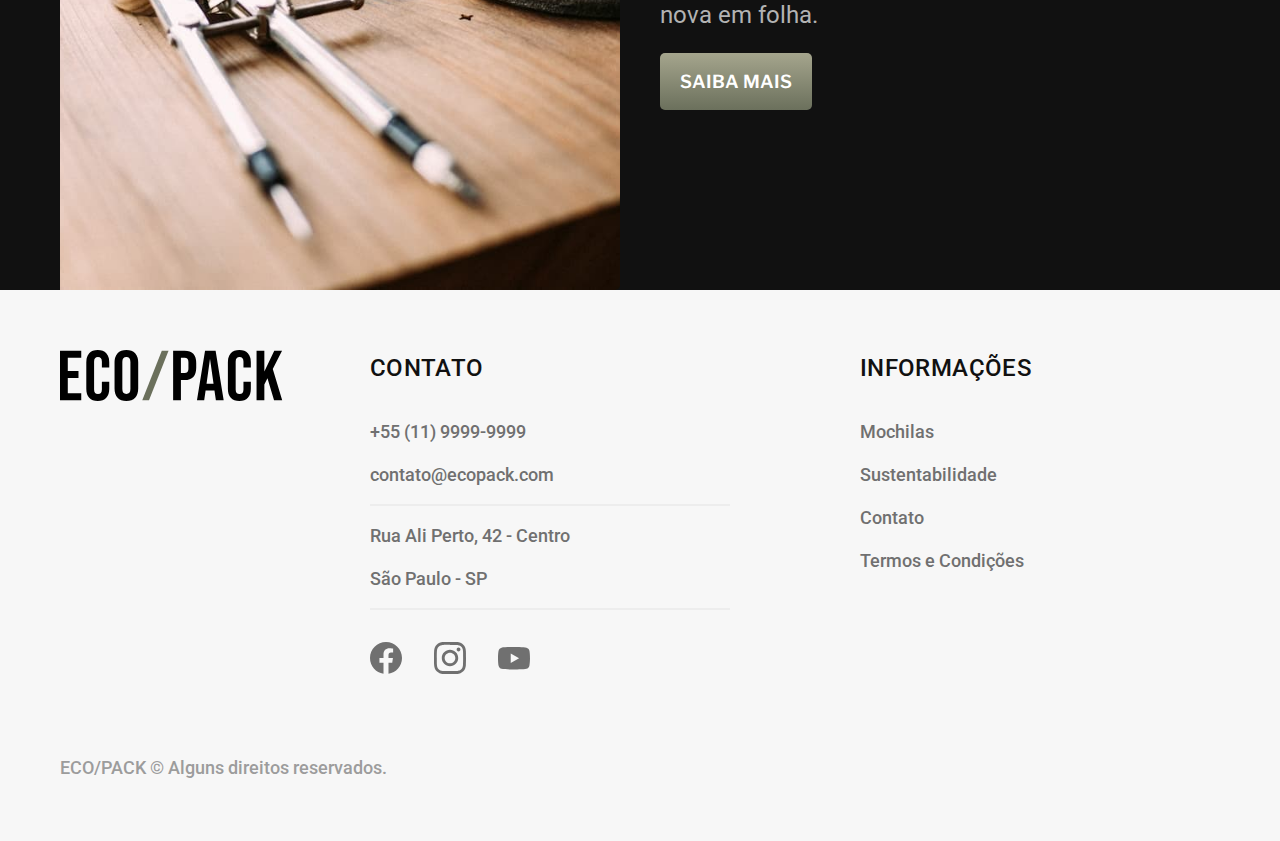
<file: mochilas/gopack.html>
<!DOCTYPE html>
<html lang="pt-br">

<head>
  <meta charset="UTF-8" />
  <meta http-equiv="X-UA-Compatible" content="IE=edge" />
  <meta name="viewport" content="width=device-width, initial-scale=1.0" />
  <meta name="description" content="Termos e Condições" />
  <title>go/pack | ECO/PACK</title>

  <link rel="icon" href="../favicon.svg" type="image/svg+xml">
  
  <link rel="stylesheet" href="../css/style.css" />
  <link rel="preconnect" href="https://fonts.googleapis.com" />
  <link rel="preconnect" href="https://fonts.gstatic.com" crossorigin />
  <link
    href="https://fonts.googleapis.com/css2?family=Libre+Franklin:wght@400;600&family=Merriweather:ital,wght@1,900&family=Roboto:wght@400;500&display=swap"
    rel="stylesheet" />
  <script>document.documentElement.classList.add('js');</script>
</head>

<body id="mochila">
  <header class="header-bg">
    <div class="header container">
      <a href="../"><img src="../img/logo.svg" alt="ECO/PACK" /></a>
      <nav aria-label="primaria">
        <ul class="header-menu font-1-m cor-11">
          <li><a href="../mochilas.html">Mochilas</a></li>
          <li><a href="../sustentabilidade.html">Sustentabilidade</a></li>
          <li><a href="../contato.html">Contato</a></li>
        </ul>
      </nav>
    </div>
  </header>

  <main class="titulo-bg">
    <div>
      <div class="titulo container">
        <p class="font-2-l-b cor-4">R$299</p>
        <h1 class="font-1-xxl cor-0">
          go/pack<span class="cor-p3">.</span>
        </h1>
      </div>
    </div>
    <div class="mochila container">
      <div class="mochila-imagens">
        <img src="../img/fotos/mochila-laranja-interna.jpg" alt="Go/Pack" />
        <img src="../img/fotos/mochila-vermelha-interna.jpg" alt="Go/Pack" />
        <img src="../img/fotos/mochila-preta-interna.jpg" alt="Go/Pack" />
      </div>
      <div class="mochila-conteudo">
        <p class="font-2-l cor-5">
          A go/pack é a mochila para quem precisa de espaço interno, mas não
          abre mão do estilo pessoal. São 4 compartimentos principais, 2
          zíperes frontais e 2 bolsos laterais, além do espaço para laptop e
          documentos importantes.
        </p>
        <div class="mochila-comprar">
          <a class="botao" href="../contato.html?tipo=gopack">Comprar agora</a>
          <span class="font-1-xs cor-6"><img class="cor-6" src="../img/icones/entrega.svg" alt="" />Entrega em 5
            dias</span>
          <span class="font-1-xs cor-6"><img class="cor-6" src="../img/icones/estoque.svg" alt="" />18 em
            estoque</span>
        </div>

        <h2 class="font-1-xs cor-0">Informações</h2>
        <ul class="mochila-informacoes">
          <li>
            <img src="../img/icones/categoria.svg" alt="" />
            <h3 class="font-1-m cor-0">Casual</h3>
            <p class="font-2-xs cor-5">
              Se adapta tanto ao passeio quando às responsabilidades.
            </p>
          </li>
          <li>
            <img src="../img/icones/size.svg" alt="" />
            <h3 class="font-1-m cor-0">Espaçosa</h3>
            <p class="font-2-xs cor-5">
              Nossa maior mochila para levar todos os seus pertences.
            </p>
          </li>
          <li>
            <img src="../img/icones/mochila.svg" alt="" />
            <h3 class="font-1-m cor-0">Compartimentos</h3>
            <p class="font-2-xs cor-5">
              Cada coisa tem seu lugar para te manter organizado.
            </p>
          </li>
          <li>
            <img src="../img/icones/peso.svg" alt="" />
            <h3 class="font-1-m cor-0">Leve</h3>
            <p class="font-2-xs cor-5">
              Mais leveza na hora de levar sua go/pack para onde quiser.
            </p>
          </li>
        </ul>
        <h2 class="font-1-xs cor-0">Ficha técnica</h2>
        <ul class="mochila-ficha font-2-s cor-4">
          <li>Peso<span>470g</span></li>
          <li>Altura<span>21 cm</span></li>
          <li>Largura<span>44 cm</span></li>
          <li>Profundidade<span>35 cm</span></li>
          <li>Litragem<span>13 L</span></li>
          <li>Estilo<span>Casual</span></li>
        </ul>
      </div>
    </div>
  </main>

  <article class="mochilas-lista container">
    <h2 class="font-1-xxl">escolha a sua<span class="cor-p3">.</span></h2>
    <ul>
      <li>
        <a href="./compack.html">
          <img src="../img/fotos/mochila-vermelha.jpg" alt="Mochila vermelha">
          <h3 class="font-1-xl">com/pack</h3>
          <span class="font-1-m-b cor-7">R$399</span>
        </a>
      </li>
      <li>
        <a href="./gopack.html">
          <img src="../img/fotos/mochila-preta.jpg" alt="Mochila preta">
          <h3 class="font-1-xl">city/pack</h3>
          <span class="font-1-m-b cor-7">R$499</span>
        </a>
      </li>
    </ul>
  </article>

  <article class="reciclagem-bg">
    <div class="reciclagem container">
      <div class="reciclagem-imagem">
        <img src="../img/fotos/reciclagem.jpg" alt="Ferramentas sobre uma mesa de madeira">
      </div>
      <div class="reciclagem-conteudo">
        <h2 class="font-1-xxl cor-0">Conheça nosso programa de <span class="cor-p3">reciclagem</span>.</h2>
        <p class="font-2-l cor-5">Saiba como trocar sua ECO/PACK usada por uma nova em folha.</p>
        <a class="botao" href="../sustentabilidade.html">Saiba mais</a>
      </div>
    </div>

  </article>

  <footer class="footer-bg">
    <div class="footer container">
      <img src="../img/logo.svg" alt="Ecopack" />
      <div class="footer-contato">
        <h3 class="font-2-l-b cor-11">Contato</h3>
        <ul class="font-2-m cor-7">
          <li><a href="tel:+551199999999">+55 (11) 9999-9999</a></li>
          <li>
            <a href="mailto:contato@ecopack.com">contato@ecopack.com</a>
          </li>
          <li>Rua Ali Perto, 42 - Centro</li>
          <li>São Paulo - SP</li>
        </ul>
        <div class="footer-redes">
          <a href="../">
            <img src="../img/redes/facebook.svg" alt="Facebook" />
          </a>
          <a href="../">
            <img src="../img/redes/instagram.svg" alt="Instagram" />
          </a>
          <a href="../">
            <img src="../img/redes/youtube.svg" alt="YouTube" />
          </a>
        </div>
      </div>
      <div class="footer-informacoes">
        <h3 class="font-2-l-b cor-11">Informações</h3>
        <nav>
          <ul class="font-2-m cor-7">
            <li><a href="../mochilas.html">Mochilas</a></li>
            <li><a href="../sustentabilidade.html">Sustentabilidade</a></li>
            <li><a href="../contato.html">Contato</a></li>
            <li><a href="../termos.html">Termos e Condições</a></li>
          </ul>
        </nav>
      </div>
      <p class="footer-copy font-2-m cor-6">
        ECO/PACK © Alguns direitos reservados.
      </p>
    </div>
  </footer>
  <script src="../js/script.js"></script>
</body>

</html>
</file>
<file: css/style.css>
@import "./global/global.css";
@import "./utilidades/tipografia.css";
@import "./utilidades/cores.css";
@import "./utilidades/animacao.css";

@import "./global/header.css";
@import "./global/footer.css";

/* Utilidades */
@import "./utilidades/componentes.css";
@import "./utilidades/formulario.css";

/* Home */
@import "./global/home/introducao.css";
@import "./global/home/sustentabilidade.css";
@import "./global/home/parceiros.css";
@import "./global/home/depoimento.css";

/* Mochilas */
@import "./mochilas/mochilas-lista.css";
@import "./mochilas/mochilas.css";

/* Mochila */
@import "./mochila/mochila.css";
@import "./mochila/reciclagem.css";	

/* Sustentabilidade */
@import "./sustentabilidade/sustentabilidade.css";
@import "./sustentabilidade/vantagens.css";
@import "./sustentabilidade/perguntas.css";

/* Contato */
@import "./contato/contato.css";
@import "./contato/lojas.css";

/* Termos */
@import "./termos/termos.css";
</file>
